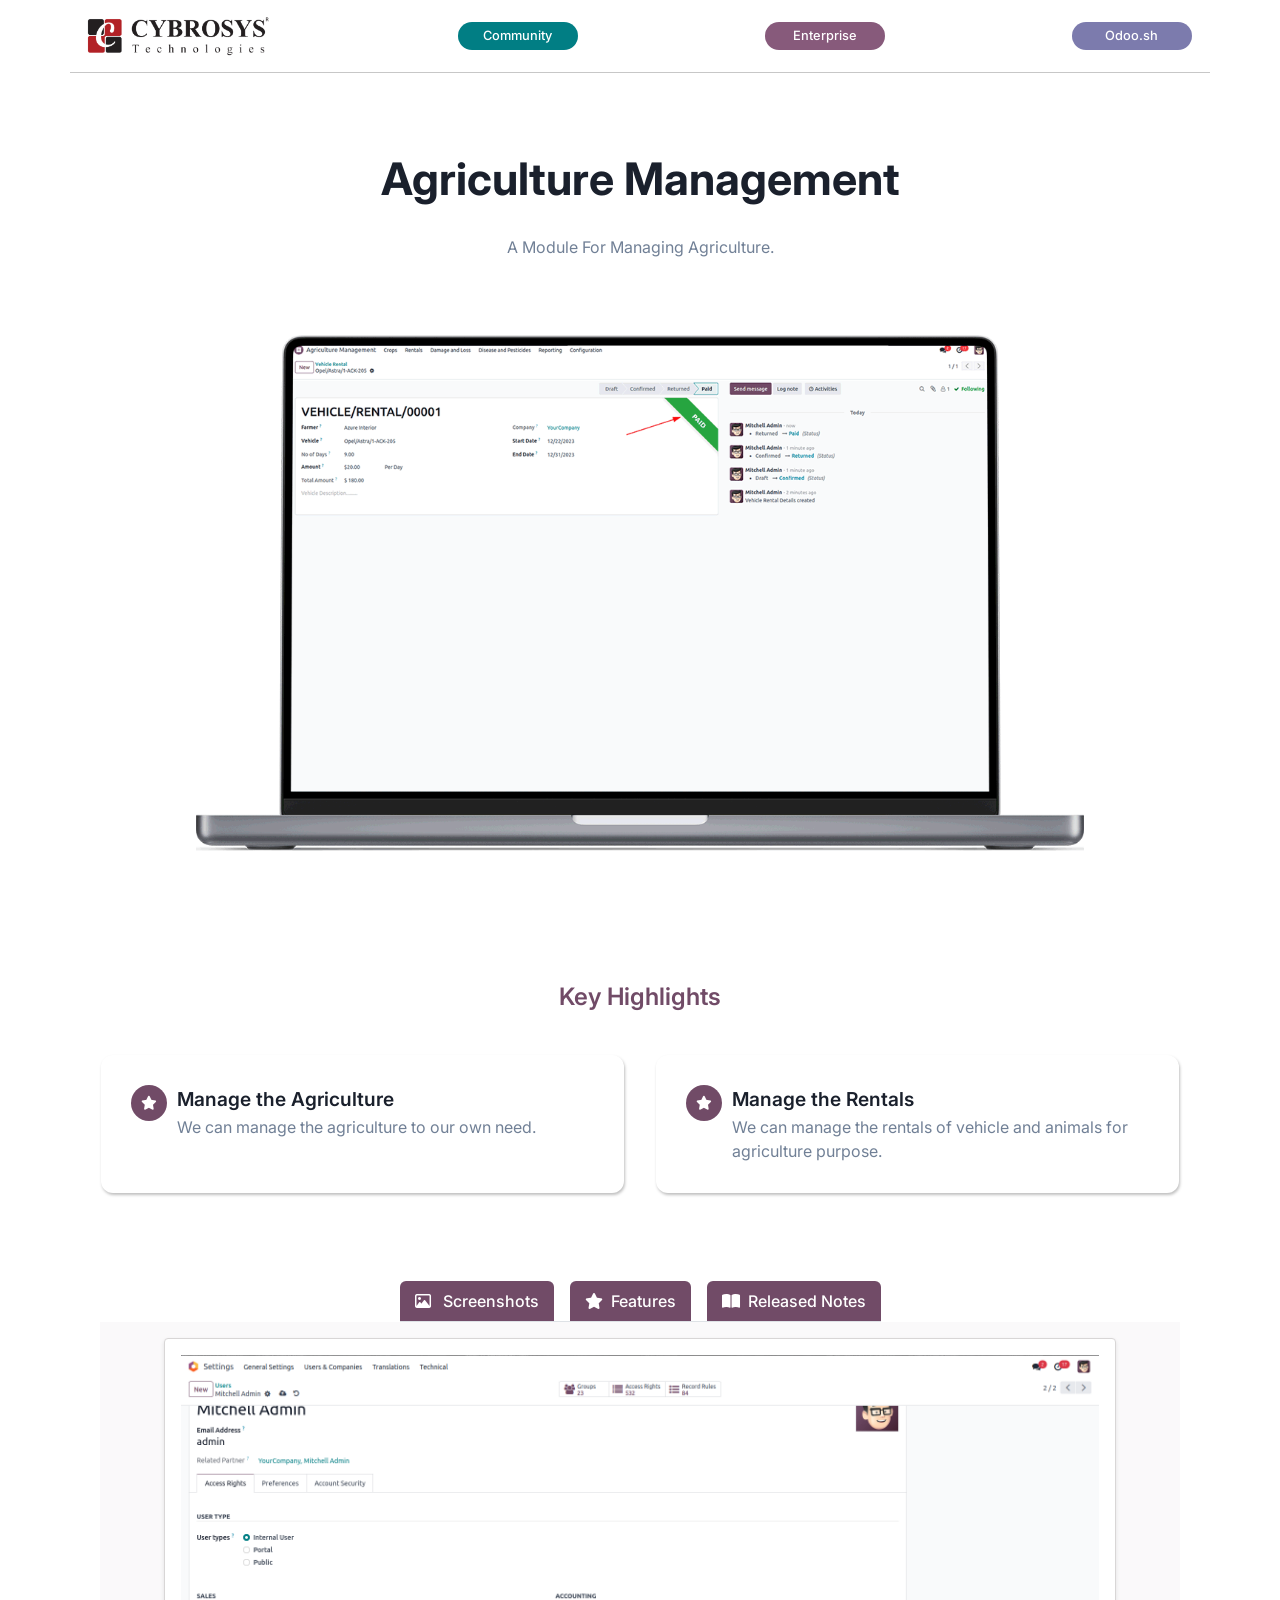
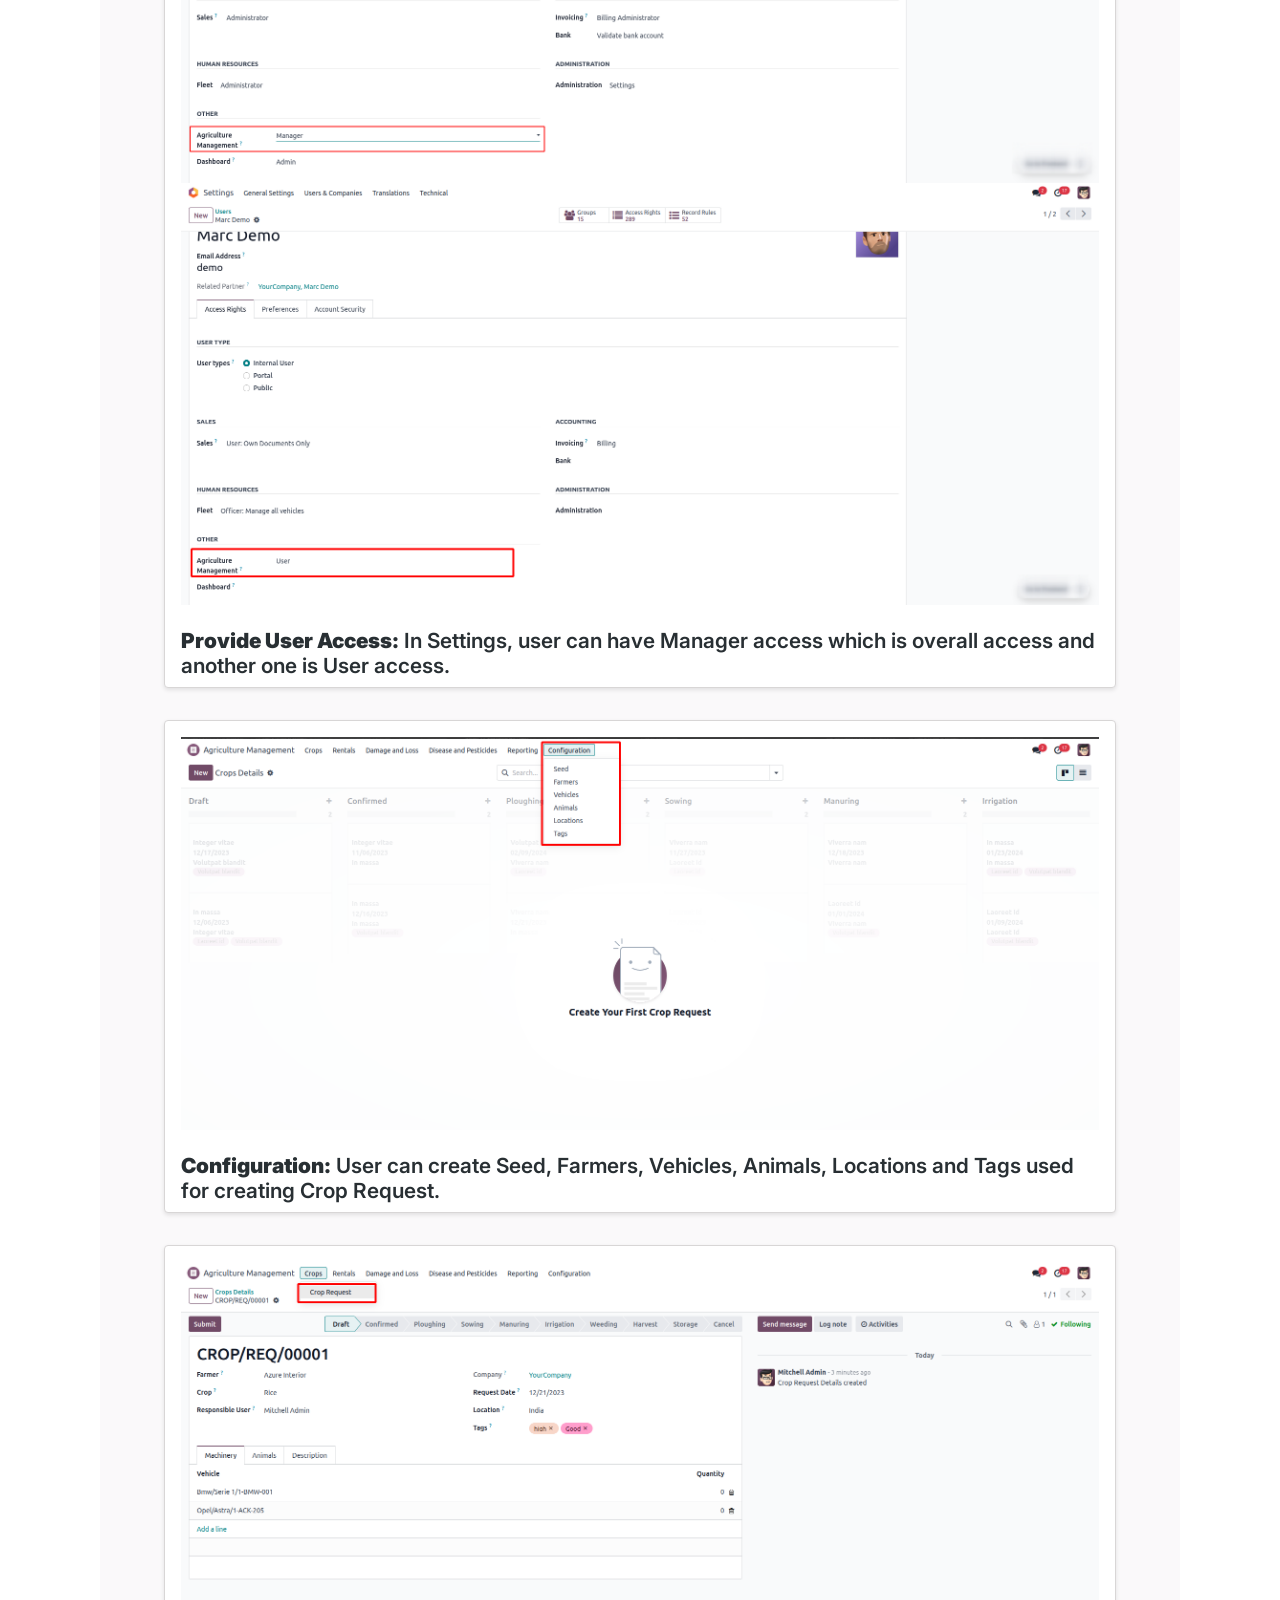
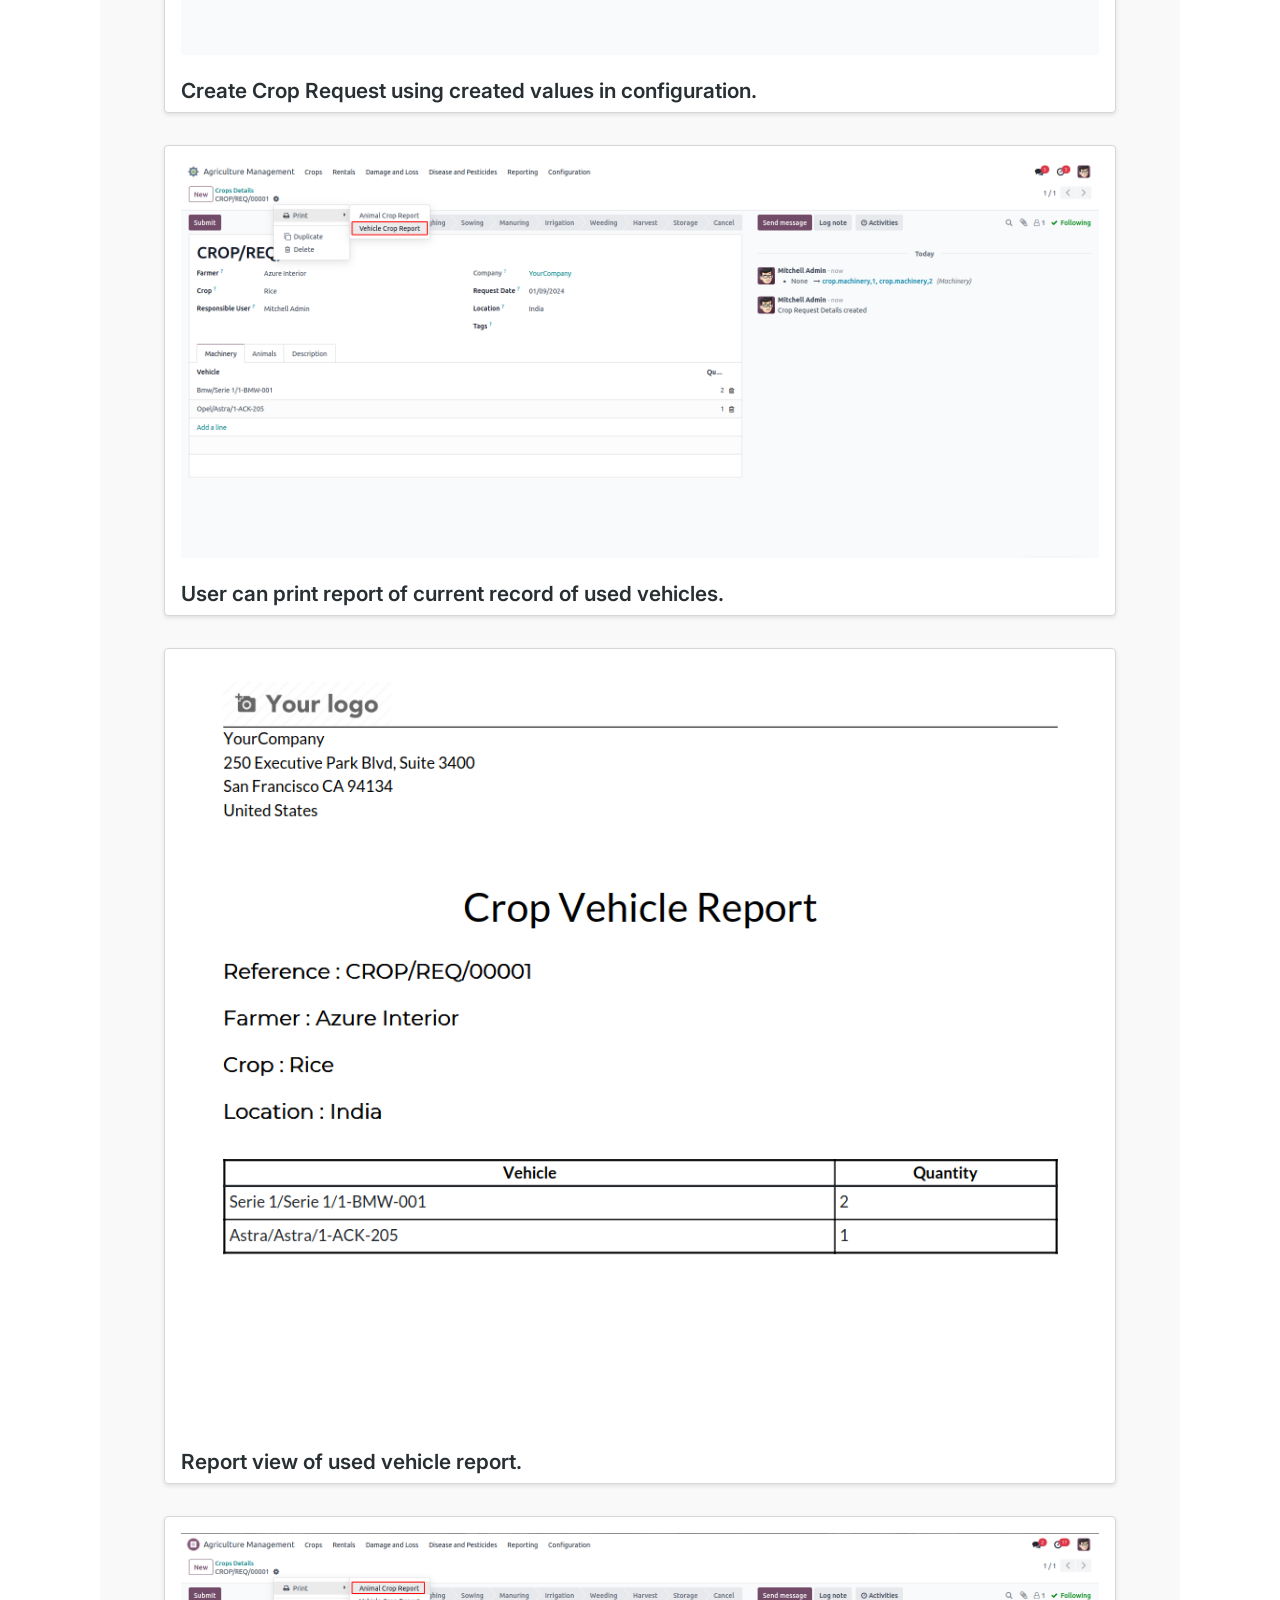
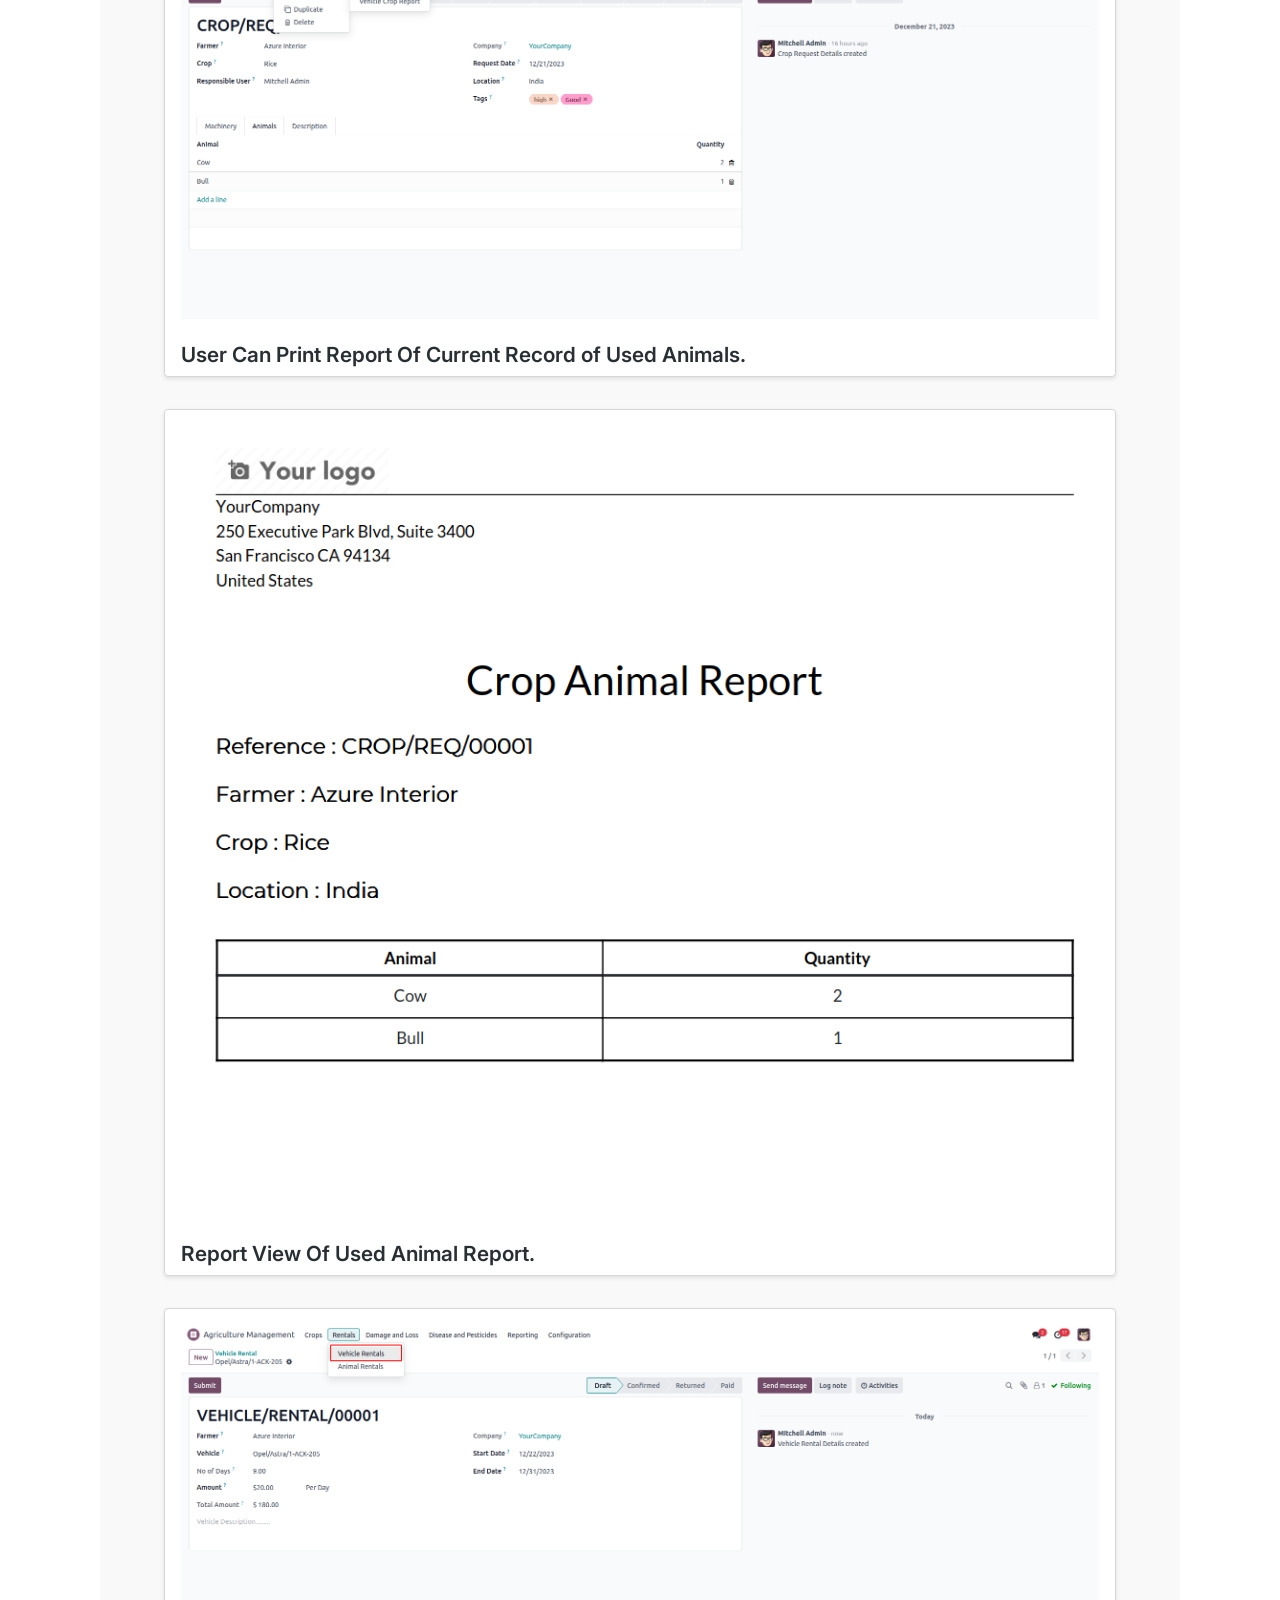
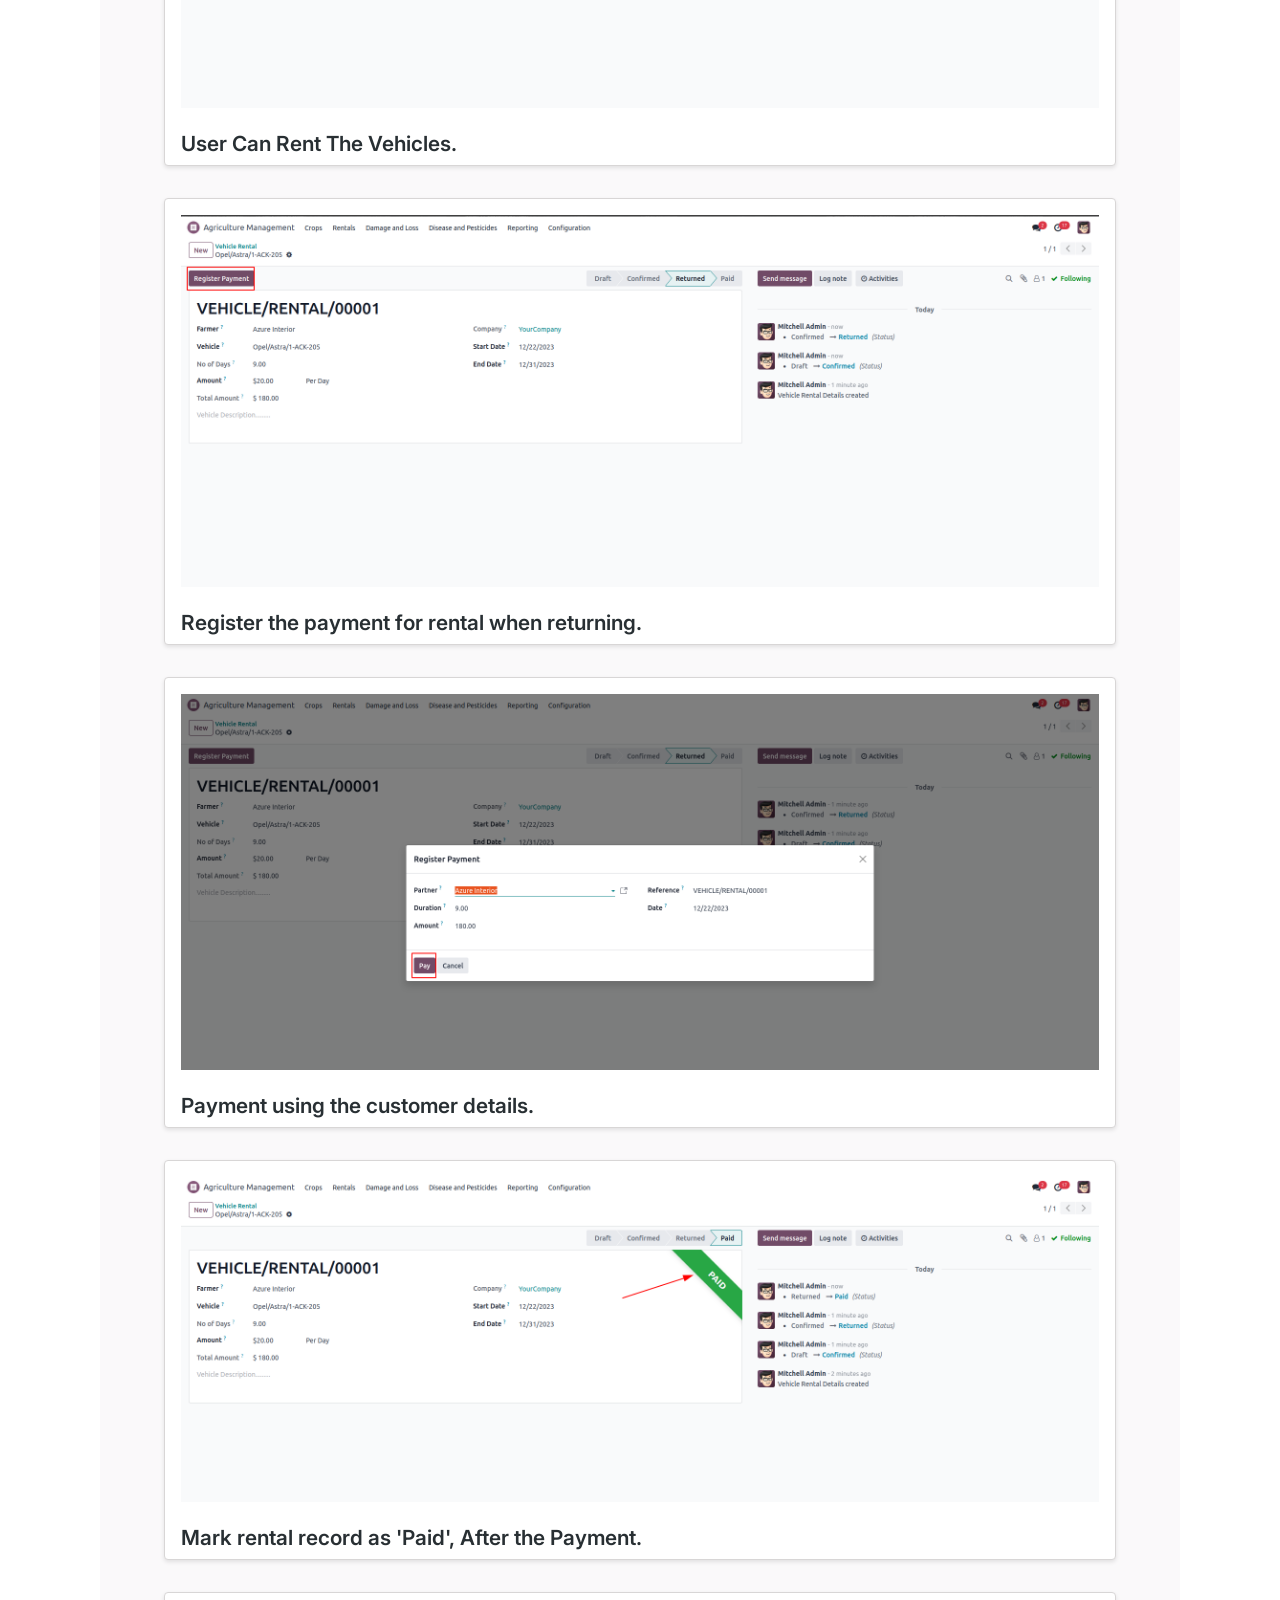
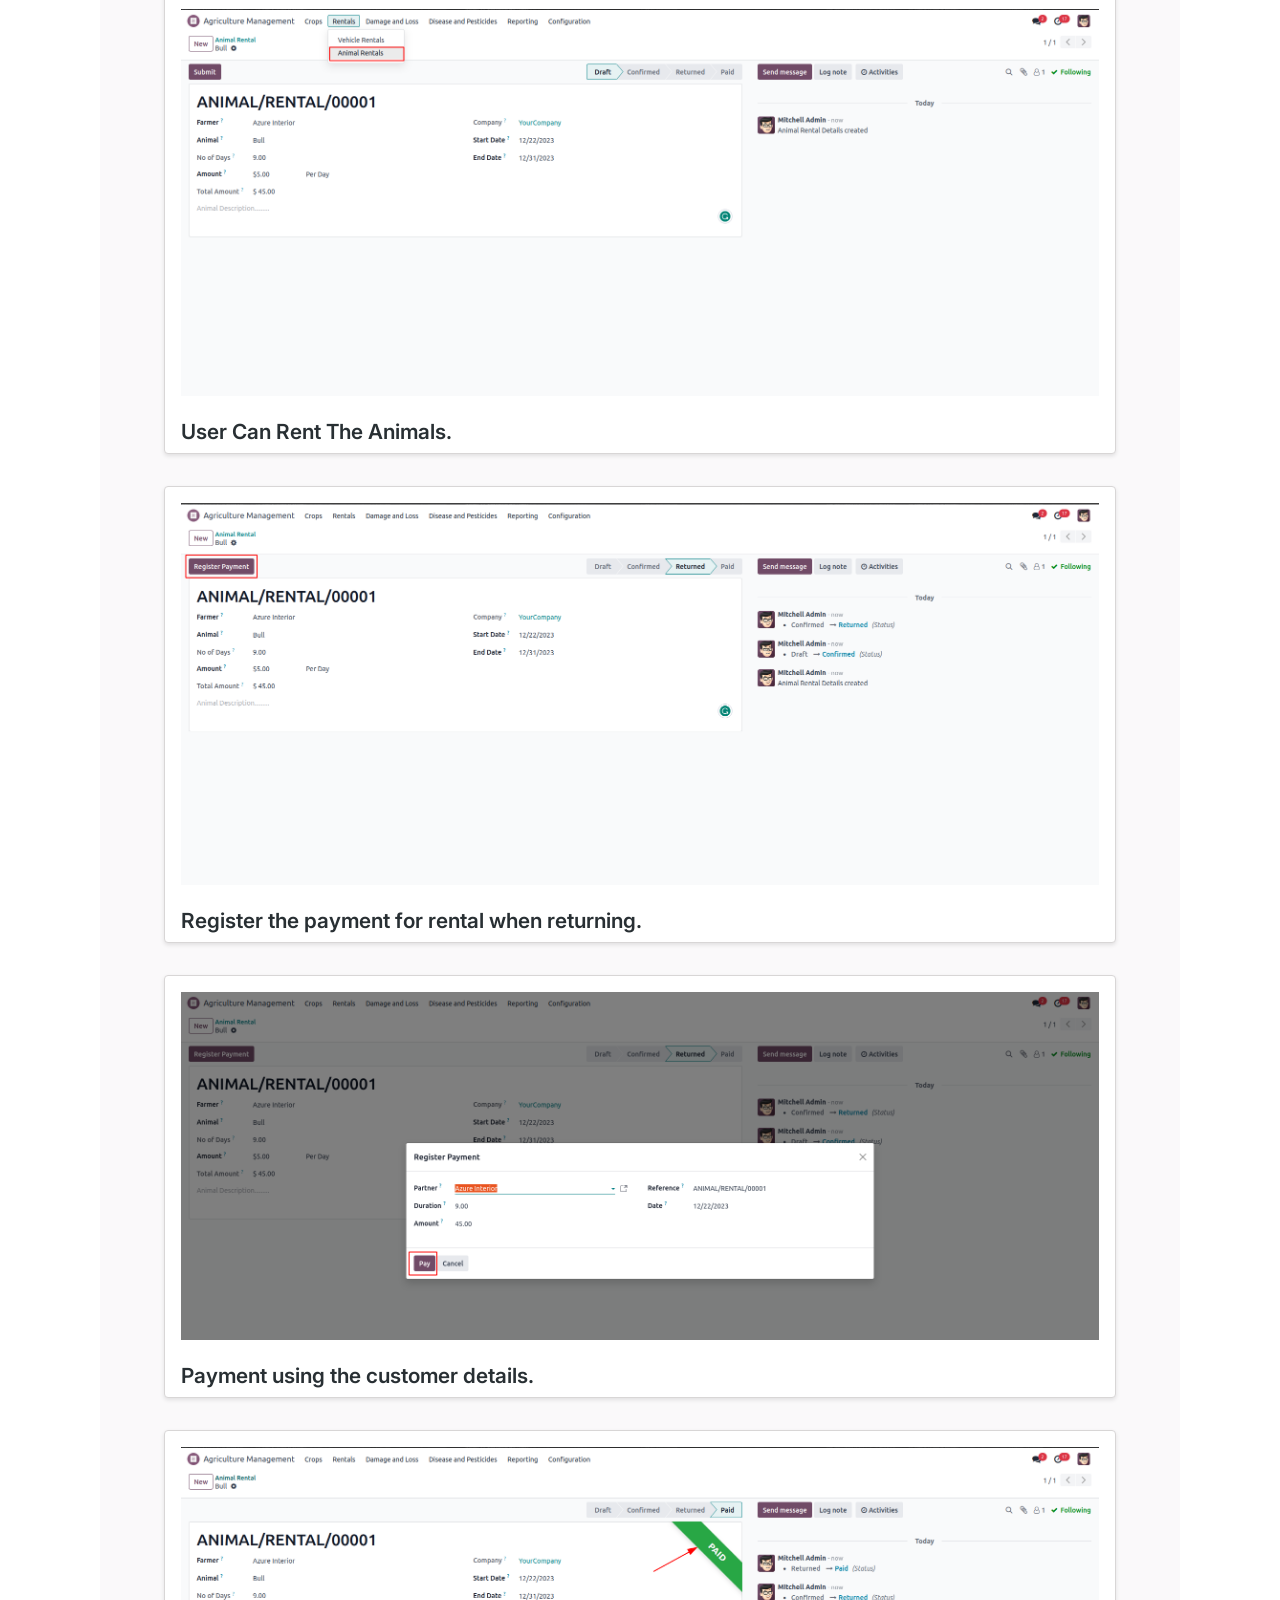
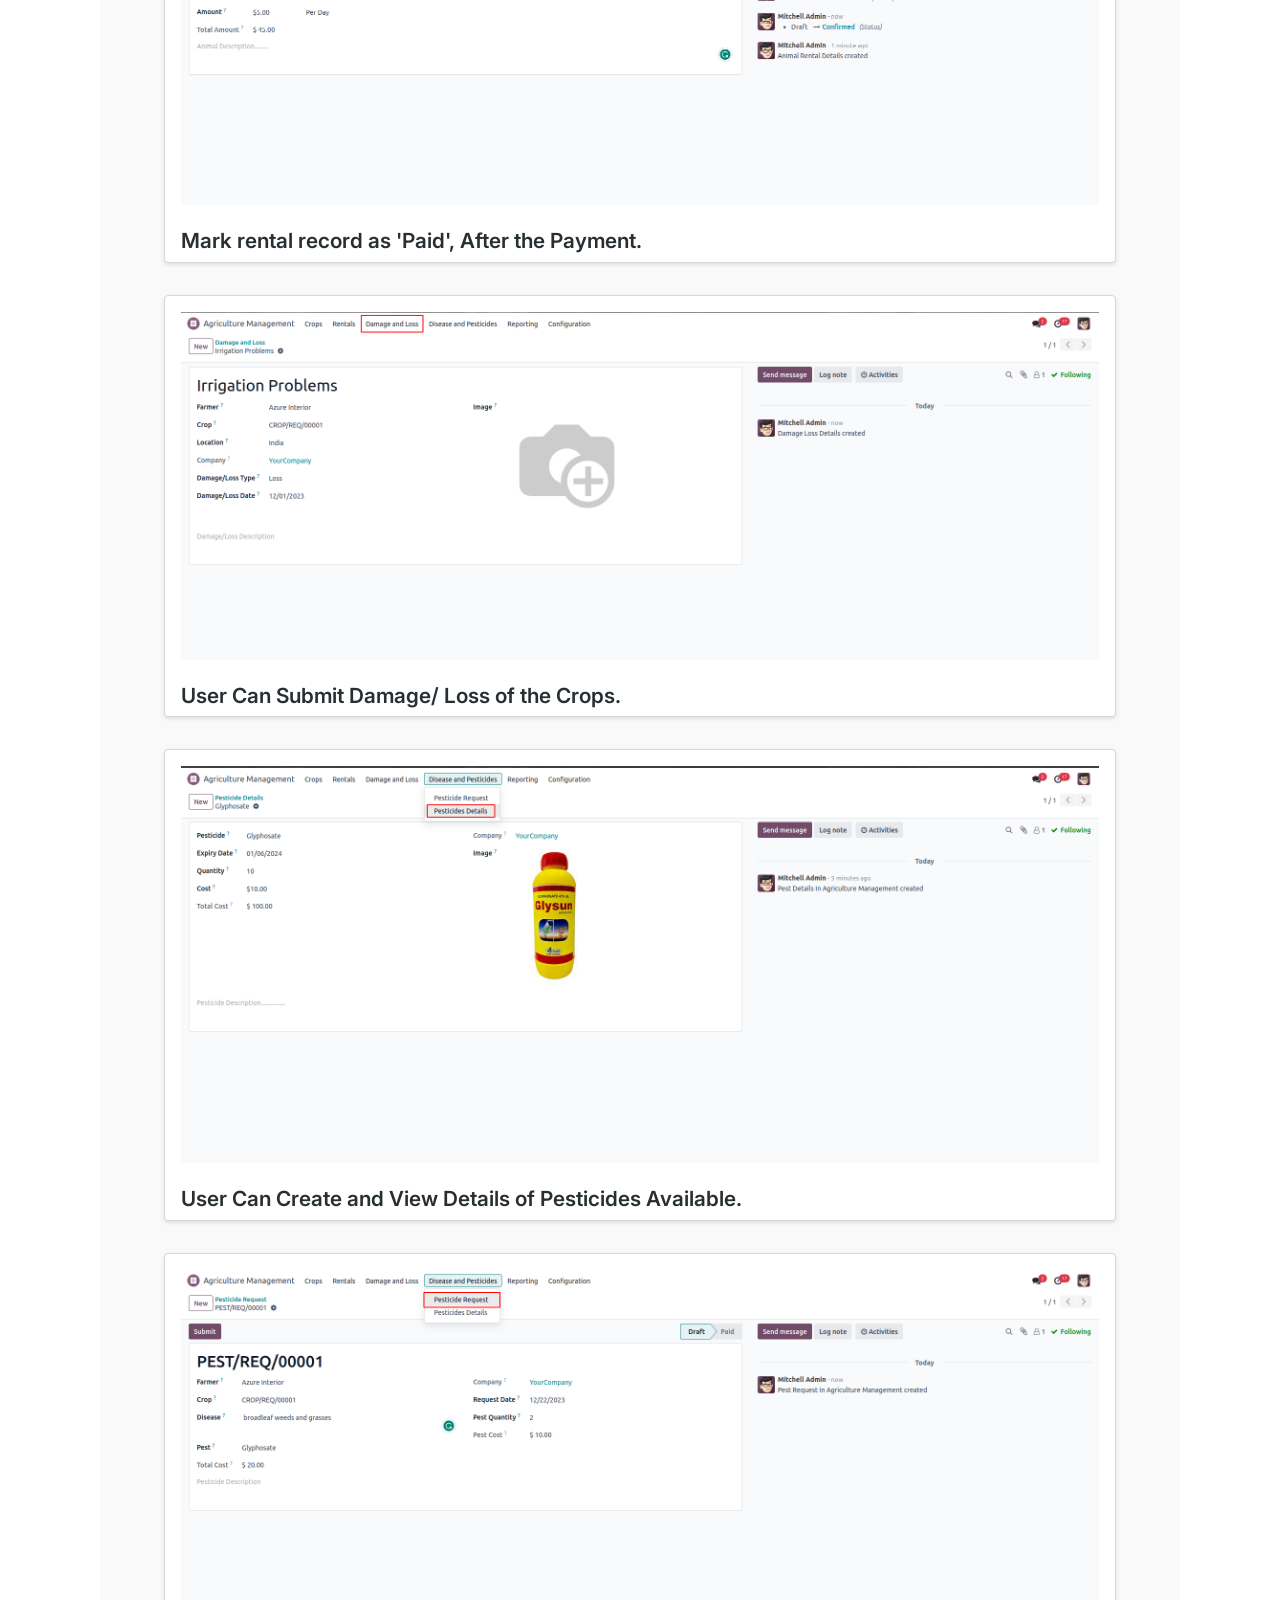
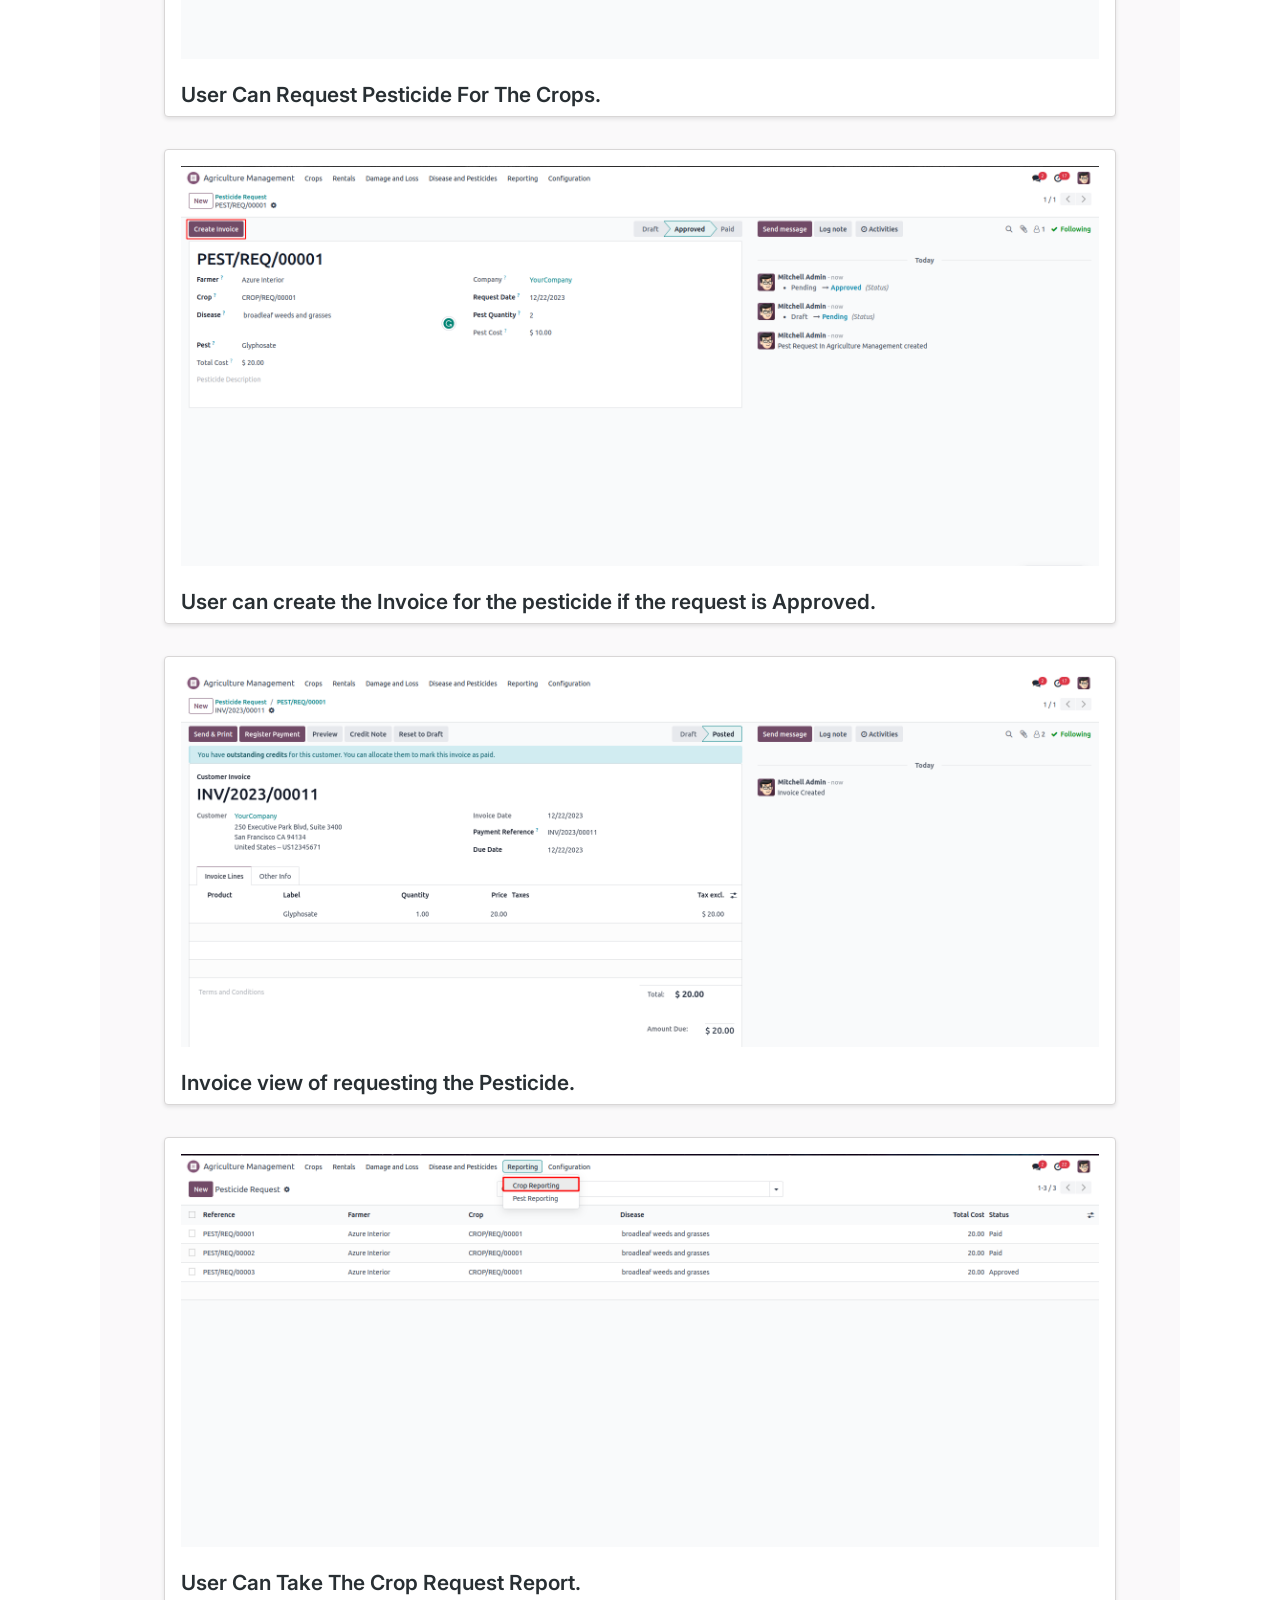
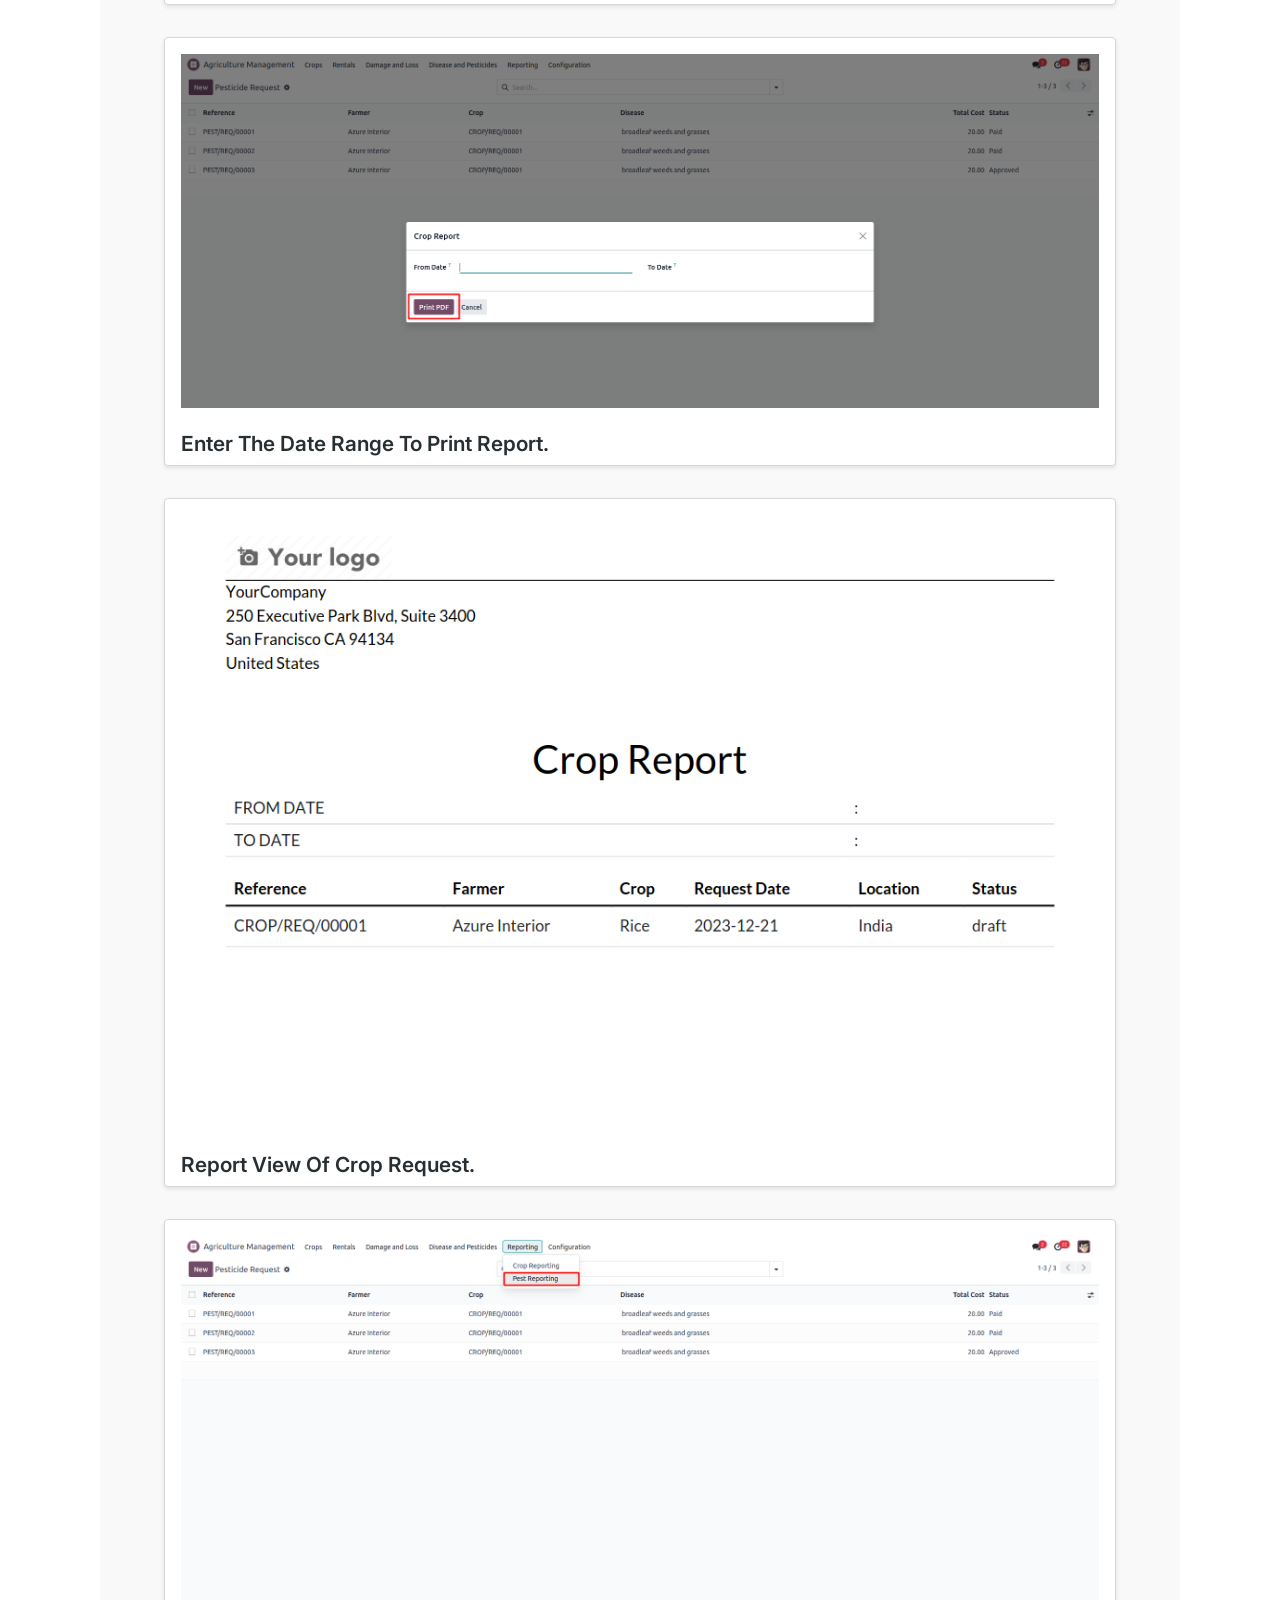
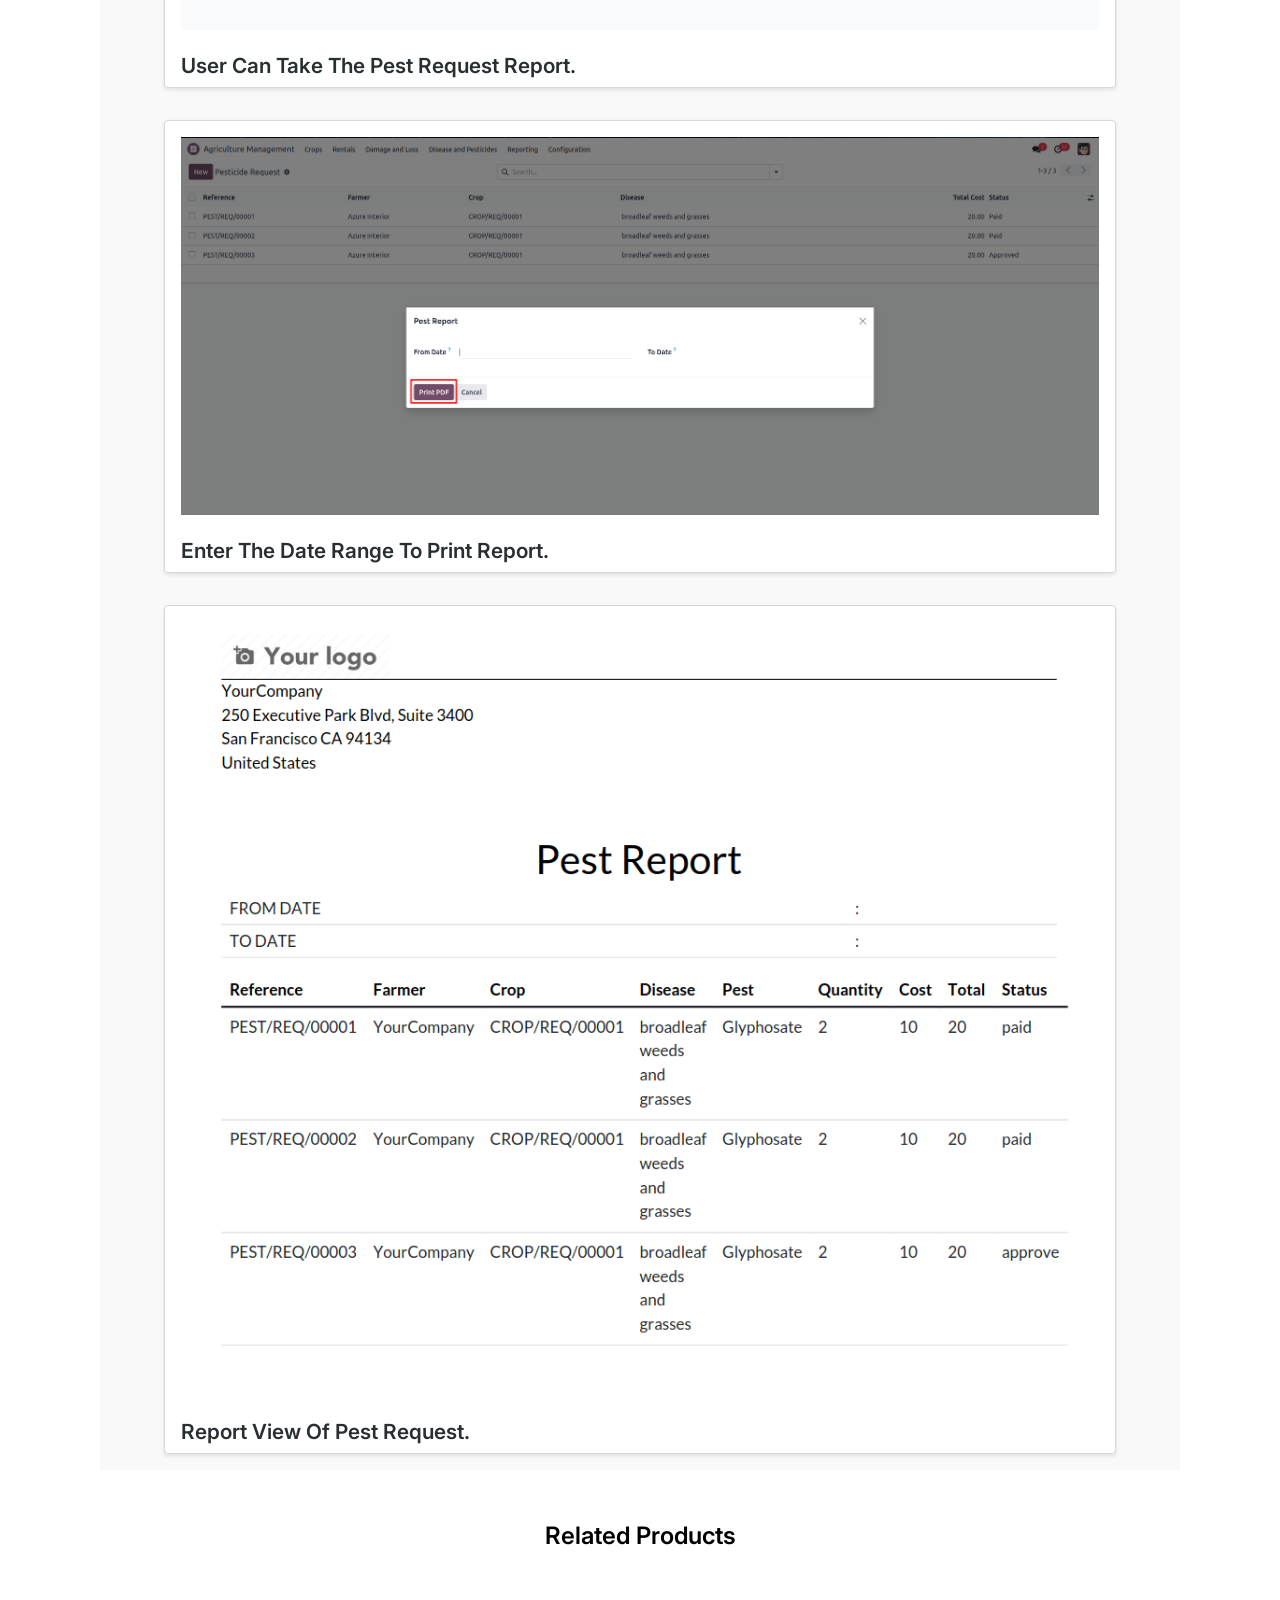
<file: agriculture_management_odoo/static/description/index.html>
<!DOCTYPE html>
<html lang="en">

<head>
    <meta charset="UTF-8">
    <meta name="viewport" content="width=device-width, initial-scale=1.0">
    <title>Odoo App 3 Index</title>
    <!-- Bootstrap CSS -->
    <link rel="stylesheet"
          href="https://cdn.jsdelivr.net/npm/bootstrap@4.0.0/dist/css/bootstrap.min.css"
          integrity="sha384-Gn5384xqQ1aoWXA+058RXPxPg6fy4IWvTNh0E263XmFcJlSAwiGgFAW/dAiS6JXm"
          crossorigin="anonymous">
    <link rel="stylesheet"
          href="https://cdnjs.cloudflare.com/ajax/libs/font-awesome/6.2.1/css/all.min.css">
    <link rel="preconnect" href="https://fonts.googleapis.com">
    <link rel="preconnect" href="https://fonts.gstatic.com" crossorigin>
    <link href="https://fonts.googleapis.com/css2?family=Inter:wght@400;500;600;700;800&display=swap"
          rel="stylesheet">
</head>
<body>
<section>
    <div class="container"
         style="font-family: 'Inter', sans-serif !important;background-color: #fff !important;">
        <div class="row">
            <div class="col-sm-12 col-md-12 col-lg-12 d-flex justify-content-between flex-wrap align-items-sm-center"
                 style="border-bottom:1px solid rgba(0, 0, 0, 0.22)">
                <div class="my-3">
                    <img src="assets/misc/Cybrosys R.png"
                         style="width:auto !important; height:40px !important">
                </div>
                <div class="my-3 d-flex align-items-center">
                    <div class="text-center"
                         style="background-color:#017E84 !important;font-size: 0.8rem !important; color:#fff !important; font-weight:500 !important; padding:4px !important; margin:0 3px !important; border-radius:50px !important; min-width: 120px !important;">
                        Community
                    </div>
                </div>
                <div class="text-center"
                     style="background-color:#875A7B !important; color:#fff !important;font-size: 0.8rem !important; font-weight:500 !important; padding:4px !important; margin:0 3px !important; border-radius:50px !important;min-width: 120px !important;">
                    Enterprise
                </div>
                <div class="text-center"
                     style="background-color:#7C7BAD !important; color:#fff !important;font-size: 0.8rem !important; font-weight:500 !important; padding:4px !important; margin:0 3px !important; border-radius:50px !important; min-width: 120px !important;">
                    Odoo.sh
                </div>
            </div>
        </div>
        <div class="row">
            <div class="col-sm-12 col-md-12 col-lg-12 text-center d-flex align-items-center flex-column"
                 style="margin: 80px 0px !important;">
                <h1 style="font-size: 2.8rem;font-weight: 700; color:
                    #1A202C;">
                    Agriculture Management</h1>
                <p class="my-3 mb-4"
                   style="max-width: 80%; font-weight: 400 !important; line-height: 32px; color: #718096;">
                    A Module For Managing Agriculture.
                </p>
                <div style="width: 80%; margin-top: 3rem;">
                    <img src="assets/screenshots/hero.gif"
                         class="img-responsive" width="100%" height="auto">
                </div>
            </div>
        </div>
        <div class="container mt-5 mb-5">
            <div class="col-lg-12 d-flex flex-column justify-content-center align-items-center mt-4">
                <p class="m-0"
                   style="font-weight: 600; font-size: 24px; color:#714b67 !important">
                    Key Highlights
                </p>
            </div>
            <div class="row py-4">
                <div class="col-md-6 col-sm-12 p-3">
                    <div class="d-flex   h-100" style="padding: 30px;border-radius: 12px;
                                    background: #FFF;
                                    box-shadow: 1px 2px 3px 0px rgba(0, 0, 0, 0.25); ">
                        <div style="width: 36px; height: 36px; border-radius: 50%; background: #714B67;
                                    display: flex; justify-content: center; align-items: center;
                                    margin-right: 10px; flex-shrink: 0;">
                            <i class="fa-solid fa-star  "
                               style="color: #fff;font-size:14px;"></i>
                        </div>
                        <div>
                            <p style="color: #1A202C;font-weight: 600;
                                      font-size: 1.2rem; margin-bottom: 2px;">
                                Manage the Agriculture</p>
                            <p class="m-0" style="color:#718096">We can manage
                                the agriculture to our own need.
                            </p>
                        </div>
                    </div>
                </div>
                <div class="col-md-6 col-sm-12 p-3">
                    <div class="d-flex   h-100" style="padding: 30px;border-radius: 12px;
                                    background: #FFF;
                                    box-shadow: 1px 2px 3px 0px rgba(0, 0, 0, 0.25); ">
                        <div style="width: 36px; height: 36px; border-radius: 50%; background: #714B67;
                                    display: flex; justify-content: center; align-items: center;
                                    margin-right: 10px; flex-shrink: 0;">
                            <i class="fa-solid fa-star  "
                               style="color: #fff;font-size:14px;"></i>
                        </div>
                        <div>
                            <p style="color: #1A202C;font-weight: 600;
                                      font-size: 1.2rem; margin-bottom: 2px;">
                                Manage the Rentals</p>
                            <p class="m-0" style="color:#718096">We can manage
                                the rentals of vehicle and animals for
                                agriculture purpose.
                            </p>
                        </div>
                    </div>
                </div>
            </div>
        </div>
        <div class="container rounded">
            <ul class="nav nav-tabs d-flex"
                style="width: fit-content;margin: 0 auto;gap: 1rem;">
                <li class="col text-center py-2 text-nowrap "
                    style="color: #fff; background-color: #714B67;border-radius: 6px 6px 0px 0px;">
                    <a
                            class="active show" data-toggle="tab" href="#tab1"
                            style="color: #fff;font-weight: 500; background-color: #714B67; text-decoration: none;">
                        <i class="fa-regular fa-image  pr-2"
                           style="color: #fff;"></i>
                        Screenshots</a></li>
                <li class="col text-center py-2 text-nowrap "
                    style="color: #fff; background-color: #714B67;border-radius: 6px 6px 0px 0px;">
                    <a
                            data-toggle="tab" href="#tab2"
                            style="color: #fff;font-weight: 500;  text-decoration: none;"><i
                            class="fa-solid fa-star  pr-2"
                            style="color: #fff;"></i>Features</a></li>
                <li class="col text-center py-2 text-nowrap "
                    style="color: #fff; background-color: #714B67;border-radius: 6px 6px 0px 0px;">
                    <a
                            data-toggle="tab" href="#tab3"
                            style="color: #fff;font-weight: 500; text-decoration: none; background-color: #714B67;"><i
                            class="fa-solid fa-book-open  pr-2"
                            style="color: #fff;"></i>Released Notes</a></li>
            </ul>
            <div class="tab-content"
                 style="background-color: rgba(121, 113, 119, 0.04);">
                <div id="tab1" class="tab-pane fade in active show">
                    <div class="col-lg-12 py-2"
                         style="padding: 1rem 4rem !important;">
                        <div
                                style="border: 1px solid #d8d6d6; border-radius: 4px; background: #fff; box-shadow: 0 2px 4px rgba(0, 0, 0, 0.1);">
                            <div class="row justify-content-center p-3 w-100 m-0">
                                <img src="assets/screenshots/1.png"
                                     class="img-responsive" width="100%"
                                     height="auto">
                                <img src="assets/screenshots/2.png"
                                     class="img-responsive" width="100%"
                                     height="auto">
                            </div>
                            <div class="px-3">
                                <h4 class="mt-2"
                                    style=" font-weight:600 !important; color:#282F33 !important; font-size:1.3rem !important">
                                    <strong>Provide User Access:</strong> In
                                    Settings, user can have Manager access which
                                    is overall access and another one is User
                                    access.</h4>
                            </div>
                        </div>
                    </div>
                    <div class="col-lg-12 py-2"
                         style="padding: 1rem 4rem !important;">
                        <div
                                style="border: 1px solid #d8d6d6; border-radius: 4px;  background: #fff; box-shadow: 0 2px 4px rgba(0, 0, 0, 0.1);">
                            <div class="row justify-content-center p-3 w-100 m-0">
                                <img src="assets/screenshots/3.png"
                                     class="img-responsive" width="100%"
                                     height="auto">
                            </div>
                            <div class="px-3">
                                <h4 class="mt-2"
                                    style=" font-weight:600 !important; color:#282F33 !important; font-size:1.3rem !important">
                                    <strong>Configuration:</strong>
                                    User can create Seed, Farmers, Vehicles,
                                    Animals, Locations and Tags used for
                                    creating Crop Request.</h4>
                            </div>
                        </div>
                    </div>
                    <div class="col-lg-12 py-2"
                         style="padding: 1rem 4rem !important;">
                        <div
                                style="border: 1px solid #d8d6d6; border-radius: 4px;  background: #fff; box-shadow: 0 2px 4px rgba(0, 0, 0, 0.1);">
                            <div class="row justify-content-center p-3 w-100 m-0">
                                <img src="assets/screenshots/4.png"
                                     class="img-responsive" width="100%"
                                     height="auto">
                            </div>
                            <div class="px-3">
                                <h4 class="mt-2"
                                    style=" font-weight:600 !important; color:#282F33 !important; font-size:1.3rem !important">
                                    Create Crop Request using created values in
                                    configuration.</h4>
                            </div>
                        </div>
                    </div>
                    <div class="col-lg-12 py-2"
                         style="padding: 1rem 4rem !important;">
                        <div
                                style="border: 1px solid #d8d6d6; border-radius: 4px;  background: #fff; box-shadow: 0 2px 4px rgba(0, 0, 0, 0.1);">
                            <div class="row justify-content-center p-3 w-100 m-0">
                                <img src="assets/screenshots/5.png"
                                     class="img-responsive" width="100%"
                                     height="auto">
                            </div>
                            <div class="px-3">
                                <h4 class="mt-2"
                                    style=" font-weight:600 !important; color:#282F33 !important; font-size:1.3rem !important">
                                    User can print report of current record of
                                    used vehicles.</h4>
                            </div>
                        </div>
                    </div>
                    <div class="col-lg-12 py-2"
                         style="padding: 1rem 4rem !important;">
                        <div
                                style="border: 1px solid #d8d6d6; border-radius: 4px;  background: #fff; box-shadow: 0 2px 4px rgba(0, 0, 0, 0.1);">
                            <div class="row justify-content-center p-3 w-100 m-0">
                                <img src="assets/screenshots/6.png"
                                     class="img-responsive" width="100%"
                                     height="auto">
                            </div>
                            <div class="px-3">
                                <h4 class="mt-2"
                                    style=" font-weight:600 !important; color:#282F33 !important; font-size:1.3rem !important">
                                    Report view of used vehicle report. </h4>
                            </div>
                        </div>
                    </div>
                    <div class="col-lg-12 py-2"
                         style="padding: 1rem 4rem !important;">
                        <div
                                style="border: 1px solid #d8d6d6; border-radius: 4px;  background: #fff; box-shadow: 0 2px 4px rgba(0, 0, 0, 0.1);">
                            <div class="row justify-content-center p-3 w-100 m-0">
                                <img src="assets/screenshots/7.png"
                                     class="img-responsive" width="100%"
                                     height="auto">
                            </div>
                            <div class="px-3">
                                <h4 class="mt-2"
                                    style=" font-weight:600 !important; color:#282F33 !important; font-size:1.3rem !important">
                                    User Can Print Report Of Current Record of
                                    Used Animals. </h4>
                            </div>
                        </div>
                    </div>
                    <div class="col-lg-12 py-2"
                         style="padding: 1rem 4rem !important;">
                        <div
                                style="border: 1px solid #d8d6d6; border-radius: 4px;  background: #fff; box-shadow: 0 2px 4px rgba(0, 0, 0, 0.1);">
                            <div class="row justify-content-center p-3 w-100 m-0">
                                <img src="assets/screenshots/8.png"
                                     class="img-responsive" width="100%"
                                     height="auto">
                            </div>
                            <div class="px-3">
                                <h4 class="mt-2"
                                    style=" font-weight:600 !important; color:#282F33 !important; font-size:1.3rem !important">
                                    Report View Of Used Animal Report. </h4>
                            </div>
                        </div>
                    </div>
                    <div class="col-lg-12 py-2"
                         style="padding: 1rem 4rem !important;">
                        <div
                                style="border: 1px solid #d8d6d6; border-radius: 4px;  background: #fff; box-shadow: 0 2px 4px rgba(0, 0, 0, 0.1);">
                            <div class="row justify-content-center p-3 w-100 m-0">
                                <img src="assets/screenshots/9.png"
                                     class="img-responsive" width="100%"
                                     height="auto">
                            </div>
                            <div class="px-3">
                                <h4 class="mt-2"
                                    style=" font-weight:600 !important; color:#282F33 !important; font-size:1.3rem !important">
                                    User Can Rent The Vehicles. </h4>
                            </div>
                        </div>
                    </div>
                    <div class="col-lg-12 py-2"
                         style="padding: 1rem 4rem !important;">
                        <div
                                style="border: 1px solid #d8d6d6; border-radius: 4px;  background: #fff; box-shadow: 0 2px 4px rgba(0, 0, 0, 0.1);">
                            <div class="row justify-content-center p-3 w-100 m-0">
                                <img src="assets/screenshots/10.png"
                                     class="img-responsive" width="100%"
                                     height="auto">
                            </div>
                            <div class="px-3">
                                <h4 class="mt-2"
                                    style=" font-weight:600 !important; color:#282F33 !important; font-size:1.3rem !important">
                                    Register the payment for rental when
                                    returning.</h4>
                            </div>
                        </div>
                    </div>
                    <div class="col-lg-12 py-2"
                         style="padding: 1rem 4rem !important;">
                        <div
                                style="border: 1px solid #d8d6d6; border-radius: 4px;  background: #fff; box-shadow: 0 2px 4px rgba(0, 0, 0, 0.1);">
                            <div class="row justify-content-center p-3 w-100 m-0">
                                <img src="assets/screenshots/11.png"
                                     class="img-responsive" width="100%"
                                     height="auto">
                            </div>
                            <div class="px-3">
                                <h4 class="mt-2"
                                    style=" font-weight:600 !important; color:#282F33 !important; font-size:1.3rem !important">
                                    Payment using the customer details.</h4>
                            </div>
                        </div>
                    </div>
                    <div class="col-lg-12 py-2"
                         style="padding: 1rem 4rem !important;">
                        <div
                                style="border: 1px solid #d8d6d6; border-radius: 4px;  background: #fff; box-shadow: 0 2px 4px rgba(0, 0, 0, 0.1);">
                            <div class="row justify-content-center p-3 w-100 m-0">
                                <img src="assets/screenshots/12.png"
                                     class="img-responsive" width="100%"
                                     height="auto">
                            </div>
                            <div class="px-3">
                                <h4 class="mt-2"
                                    style=" font-weight:600 !important; color:#282F33 !important; font-size:1.3rem !important">
                                    Mark rental record as 'Paid', After the
                                    Payment.</h4>
                            </div>
                        </div>
                    </div>
                    <div class="col-lg-12 py-2"
                         style="padding: 1rem 4rem !important;">
                        <div
                                style="border: 1px solid #d8d6d6; border-radius: 4px;  background: #fff; box-shadow: 0 2px 4px rgba(0, 0, 0, 0.1);">
                            <div class="row justify-content-center p-3 w-100 m-0">
                                <img src="assets/screenshots/13.png"
                                     class="img-responsive" width="100%"
                                     height="auto">
                            </div>
                            <div class="px-3">
                                <h4 class="mt-2"
                                    style=" font-weight:600 !important; color:#282F33 !important; font-size:1.3rem !important">
                                    User Can Rent The Animals. </h4>
                            </div>
                        </div>
                    </div>
                    <div class="col-lg-12 py-2"
                         style="padding: 1rem 4rem !important;">
                        <div
                                style="border: 1px solid #d8d6d6; border-radius: 4px;  background: #fff; box-shadow: 0 2px 4px rgba(0, 0, 0, 0.1);">
                            <div class="row justify-content-center p-3 w-100 m-0">
                                <img src="assets/screenshots/14.png"
                                     class="img-responsive" width="100%"
                                     height="auto">
                            </div>
                            <div class="px-3">
                                <h4 class="mt-2"
                                    style=" font-weight:600 !important; color:#282F33 !important; font-size:1.3rem !important">
                                    Register the payment for rental when
                                    returning.</h4>
                            </div>
                        </div>
                    </div>
                    <div class="col-lg-12 py-2"
                         style="padding: 1rem 4rem !important;">
                        <div
                                style="border: 1px solid #d8d6d6; border-radius: 4px;  background: #fff; box-shadow: 0 2px 4px rgba(0, 0, 0, 0.1);">
                            <div class="row justify-content-center p-3 w-100 m-0">
                                <img src="assets/screenshots/15.png"
                                     class="img-responsive" width="100%"
                                     height="auto">
                            </div>
                            <div class="px-3">
                                <h4 class="mt-2"
                                    style=" font-weight:600 !important; color:#282F33 !important; font-size:1.3rem !important">
                                    Payment using the customer details.</h4>
                            </div>
                        </div>
                    </div>
                    <div class="col-lg-12 py-2"
                         style="padding: 1rem 4rem !important;">
                        <div
                                style="border: 1px solid #d8d6d6; border-radius: 4px;  background: #fff; box-shadow: 0 2px 4px rgba(0, 0, 0, 0.1);">
                            <div class="row justify-content-center p-3 w-100 m-0">
                                <img src="assets/screenshots/16.png"
                                     class="img-responsive" width="100%"
                                     height="auto">
                            </div>
                            <div class="px-3">
                                <h4 class="mt-2"
                                    style=" font-weight:600 !important; color:#282F33 !important; font-size:1.3rem !important">
                                    Mark rental record as 'Paid', After the
                                    Payment.</h4>
                            </div>
                        </div>
                    </div>
                    <div class="col-lg-12 py-2"
                         style="padding: 1rem 4rem !important;">
                        <div
                                style="border: 1px solid #d8d6d6; border-radius: 4px;  background: #fff; box-shadow: 0 2px 4px rgba(0, 0, 0, 0.1);">
                            <div class="row justify-content-center p-3 w-100 m-0">
                                <img src="assets/screenshots/17.png"
                                     class="img-responsive" width="100%"
                                     height="auto">
                            </div>
                            <div class="px-3">
                                <h4 class="mt-2"
                                    style=" font-weight:600 !important; color:#282F33 !important; font-size:1.3rem !important">
                                    User Can Submit Damage/ Loss of the
                                    Crops. </h4>
                            </div>
                        </div>
                    </div>
                    <div class="col-lg-12 py-2"
                         style="padding: 1rem 4rem !important;">
                        <div
                                style="border: 1px solid #d8d6d6; border-radius: 4px;  background: #fff; box-shadow: 0 2px 4px rgba(0, 0, 0, 0.1);">
                            <div class="row justify-content-center p-3 w-100 m-0">
                                <img src="assets/screenshots/18.png"
                                     class="img-responsive" width="100%"
                                     height="auto">
                            </div>
                            <div class="px-3">
                                <h4 class="mt-2"
                                    style=" font-weight:600 !important; color:#282F33 !important; font-size:1.3rem !important">
                                    User Can Create and View Details of
                                    Pesticides Available. </h4>
                            </div>
                        </div>
                    </div>
                    <div class="col-lg-12 py-2"
                         style="padding: 1rem 4rem !important;">
                        <div
                                style="border: 1px solid #d8d6d6; border-radius: 4px;  background: #fff; box-shadow: 0 2px 4px rgba(0, 0, 0, 0.1);">
                            <div class="row justify-content-center p-3 w-100 m-0">
                                <img src="assets/screenshots/19.png"
                                     class="img-responsive" width="100%"
                                     height="auto">
                            </div>
                            <div class="px-3">
                                <h4 class="mt-2"
                                    style=" font-weight:600 !important; color:#282F33 !important; font-size:1.3rem !important">
                                    User Can Request Pesticide For The
                                    Crops. </h4>
                            </div>
                        </div>
                    </div>
                    <div class="col-lg-12 py-2"
                         style="padding: 1rem 4rem !important;">
                        <div
                                style="border: 1px solid #d8d6d6; border-radius: 4px;  background: #fff; box-shadow: 0 2px 4px rgba(0, 0, 0, 0.1);">
                            <div class="row justify-content-center p-3 w-100 m-0">
                                <img src="assets/screenshots/20.png"
                                     class="img-responsive" width="100%"
                                     height="auto">
                            </div>
                            <div class="px-3">
                                <h4 class="mt-2"
                                    style=" font-weight:600 !important; color:#282F33 !important; font-size:1.3rem !important">
                                    User can create the Invoice for the
                                    pesticide if the request is Approved.</h4>
                            </div>
                        </div>
                    </div>
                    <div class="col-lg-12 py-2"
                         style="padding: 1rem 4rem !important;">
                        <div
                                style="border: 1px solid #d8d6d6; border-radius: 4px;  background: #fff; box-shadow: 0 2px 4px rgba(0, 0, 0, 0.1);">
                            <div class="row justify-content-center p-3 w-100 m-0">
                                <img src="assets/screenshots/21.png"
                                     class="img-responsive" width="100%"
                                     height="auto">
                            </div>
                            <div class="px-3">
                                <h4 class="mt-2"
                                    style=" font-weight:600 !important; color:#282F33 !important; font-size:1.3rem !important">
                                    Invoice view of requesting the
                                    Pesticide.</h4>
                            </div>
                        </div>
                    </div>
                    <div class="col-lg-12 py-2"
                         style="padding: 1rem 4rem !important;">
                        <div
                                style="border: 1px solid #d8d6d6; border-radius: 4px;  background: #fff; box-shadow: 0 2px 4px rgba(0, 0, 0, 0.1);">
                            <div class="row justify-content-center p-3 w-100 m-0">
                                <img src="assets/screenshots/22.png"
                                     class="img-responsive" width="100%"
                                     height="auto">
                            </div>
                            <div class="px-3">
                                <h4 class="mt-2"
                                    style=" font-weight:600 !important; color:#282F33 !important; font-size:1.3rem !important">
                                    User Can Take The Crop Request Report. </h4>
                            </div>
                        </div>
                    </div>
                    <div class="col-lg-12 py-2"
                         style="padding: 1rem 4rem !important;">
                        <div
                                style="border: 1px solid #d8d6d6; border-radius: 4px;  background: #fff; box-shadow: 0 2px 4px rgba(0, 0, 0, 0.1);">
                            <div class="row justify-content-center p-3 w-100 m-0">
                                <img src="assets/screenshots/23.png"
                                     class="img-responsive" width="100%"
                                     height="auto">
                            </div>
                            <div class="px-3">
                                <h4 class="mt-2"
                                    style=" font-weight:600 !important; color:#282F33 !important; font-size:1.3rem !important">
                                    Enter The Date Range To Print Report.</h4>
                            </div>
                        </div>
                    </div>
                    <div class="col-lg-12 py-2"
                         style="padding: 1rem 4rem !important;">
                        <div
                                style="border: 1px solid #d8d6d6; border-radius: 4px;  background: #fff; box-shadow: 0 2px 4px rgba(0, 0, 0, 0.1);">
                            <div class="row justify-content-center p-3 w-100 m-0">
                                <img src="assets/screenshots/24.png"
                                     class="img-responsive" width="100%"
                                     height="auto">
                            </div>
                            <div class="px-3">
                                <h4 class="mt-2"
                                    style=" font-weight:600 !important; color:#282F33 !important; font-size:1.3rem !important">
                                    Report View Of Crop Request.</h4>
                            </div>
                        </div>
                    </div>
                    <div class="col-lg-12 py-2"
                         style="padding: 1rem 4rem !important;">
                        <div
                                style="border: 1px solid #d8d6d6; border-radius: 4px;  background: #fff; box-shadow: 0 2px 4px rgba(0, 0, 0, 0.1);">
                            <div class="row justify-content-center p-3 w-100 m-0">
                                <img src="assets/screenshots/25.png"
                                     class="img-responsive" width="100%"
                                     height="auto">
                            </div>
                            <div class="px-3">
                                <h4 class="mt-2"
                                    style=" font-weight:600 !important; color:#282F33 !important; font-size:1.3rem !important">
                                    User Can Take The Pest Request Report.</h4>
                            </div>
                        </div>
                    </div>
                    <div class="col-lg-12 py-2"
                         style="padding: 1rem 4rem !important;">
                        <div
                                style="border: 1px solid #d8d6d6; border-radius: 4px;  background: #fff; box-shadow: 0 2px 4px rgba(0, 0, 0, 0.1);">
                            <div class="row justify-content-center p-3 w-100 m-0">
                                <img src="assets/screenshots/26.png"
                                     class="img-responsive" width="100%"
                                     height="auto">
                            </div>
                            <div class="px-3">
                                <h4 class="mt-2"
                                    style=" font-weight:600 !important; color:#282F33 !important; font-size:1.3rem !important">
                                    Enter The Date Range To Print Report.</h4>
                            </div>
                        </div>
                    </div>
                    <div class="col-lg-12 py-2"
                         style="padding: 1rem 4rem !important;">
                        <div
                                style="border: 1px solid #d8d6d6; border-radius: 4px;  background: #fff; box-shadow: 0 2px 4px rgba(0, 0, 0, 0.1);">
                            <div class="row justify-content-center p-3 w-100 m-0">
                                <img src="assets/screenshots/27.png"
                                     class="img-responsive" width="100%"
                                     height="auto">
                            </div>
                            <div class="px-3">
                                <h4 class="mt-2"
                                    style=" font-weight:600 !important; color:#282F33 !important; font-size:1.3rem !important">
                                    Report View Of Pest Request.</h4>
                            </div>
                        </div>
                    </div>
                </div>
                <div id="tab2" class="tab-pane fade">
                    <div class="col-mg-12" style="padding: 1rem 4rem;">
                        <ul style="list-style: none; padding: 1rem 0;font-weight: 500;">
                            <li class="py-3"
                                style="font-weight: 500;background-color: #fff; border-radius: 4px; padding: 1rem; margin-bottom: 1rem; box-shadow: 0 2px 4px rgba(0, 0, 0, 0.1);">
                                    <span style="margin-right: 12px;"><img
                                            src="assets/misc/star (1) 2.svg"
                                            alt=""
                                            width="16px"></span>Available in
                                Odoo 17.0 Community and Enterprise.
                            </li>
                            <li class="py-3"
                                style="font-weight: 500;background-color: #fff; border-radius: 4px; padding: 1rem; margin-bottom: 1rem; box-shadow: 0 2px 4px rgba(0, 0, 0, 0.1);">
                                    <span style="margin-right: 12px;"><img
                                            src="assets/misc/star (1) 2.svg"
                                            alt=""
                                            width="16px"></span>Set the Manager
                                and User in settings.
                            </li>
                            <li class="py-3"
                                style="font-weight: 500;background-color: #fff; border-radius: 4px; padding: 1rem; margin-bottom: 1rem; box-shadow: 0 2px 4px rgba(0, 0, 0, 0.1);">
                                    <span style="margin-right: 12px;"><img
                                            src="assets/misc/star (1) 2.svg"
                                            alt=""
                                            width="16px"></span>Create Crop
                                Requests.
                                <ul style="list-style: none;font-weight: 400; color:#718096">
                                    <li>
                                    </li>
                                </ul>
                            </li>
                            <li class="py-3"
                                style="font-weight: 500;background-color: #fff; border-radius: 4px; padding: 1rem; margin-bottom: 1rem; box-shadow: 0 2px 4px rgba(0, 0, 0, 0.1);">
                                    <span style="margin-right: 12px;"><img
                                            src="assets/misc/star (1) 2.svg"
                                            alt=""
                                            width="16px"></span>Create Rentals
                                for Vehicles and Animals.
                                <ul style="list-style: none;font-weight: 400; color:#718096">
                                    <li>
                                    </li>
                                </ul>
                            </li>
                            <li class="py-3"
                                style="font-weight: 500;background-color: #fff; border-radius: 4px; padding: 1rem; margin-bottom: 1rem; box-shadow: 0 2px 4px rgba(0, 0, 0, 0.1);">
                                    <span style="margin-right: 12px;"><img
                                            src="assets/misc/star (1) 2.svg"
                                            alt=""
                                            width="16px"></span>Create
                                Damage/Loss Report.
                                <ul style="list-style: none;font-weight: 400; color:#718096">
                                    <li>
                                    </li>
                                </ul>
                            </li>
                            <li class="py-3"
                                style="font-weight: 500;background-color: #fff; border-radius: 4px; padding: 1rem; margin-bottom: 1rem; box-shadow: 0 2px 4px rgba(0, 0, 0, 0.1);">
                                    <span style="margin-right: 12px;"><img
                                            src="assets/misc/star (1) 2.svg"
                                            alt=""
                                            width="16px"></span>Create Pesticide
                                Request and Can View the Pesticide Details.
                                <ul style="list-style: none;font-weight: 400; color:#718096">
                                    <li>
                                    </li>
                                </ul>
                            </li>
                            <li class="py-3"
                                style="font-weight: 500;background-color: #fff; border-radius: 4px; padding: 1rem; margin-bottom: 1rem; box-shadow: 0 2px 4px rgba(0, 0, 0, 0.1);">
                                    <span style="margin-right: 12px;"><img
                                            src="assets/misc/star (1) 2.svg"
                                            alt=""
                                            width="16px"></span>Create Total
                                Crop Request Report.
                                <ul style="list-style: none;font-weight: 400; color:#718096">
                                    <li>
                                    </li>
                                </ul>
                            </li>
                        </ul>
                    </div>
                </div>
                <div id="tab3" class="tab-pane fade">
                    <div class="col-mg-12 active" style="padding: 1rem 4rem;">
                        <div class="py-3"
                             style="font-weight: 500;background-color: #fff; border-radius: 4px; padding: 1rem; box-shadow: 0 2px 4px rgba(0, 0, 0, 0.1);">
                            <div class="d-flex mb-3"
                                 style="font-size: 0.8rem; font-weight: 500;"><span>Version
                                        17.0.1.0.0</span><span
                                    class="px-2">|</span><span
                                    style="color: #714B67;font-weight: 600;">Released on:08th Jan 2024</span>
                            </div>
                            <p class="m-0"
                               style=" color:#718096!important; font-size:1rem !important;line-height: 28px;">

                                Initial Commit for Agriculture Management.</p>
                        </div>
                    </div>
                </div>
            </div>
        </div>
        <div class="container mt-5">
            <div class="col-lg-12 d-flex flex-column justify-content-center align-items-center mt-5">
                <p class="m-0"
                   style="font-weight: 600; font-size: 24px; color:#000 !important">
                    Related Products</p>
            </div>
        </div>
        <div id="myCarousel" class="carousel slide py-3" data-ride="carousel">
            <div class="carousel-inner">
                <div class="carousel-item active">
                    <div class="row p-4">
                        <div class="col">
                            <div class="p-3">
                                <a href="https://apps.odoo.com/apps/modules/17.0/invoice_format_editor/"
                                   style="color: #000; text-decoration: none;">
                                    <div style="border:1px solid #CBCBCB !important;border-radius: 4px;">
                                        <div style="width: 300px; ">
                                            <img src="assets/modules/m1.png"
                                                 alt="" width="100%"
                                                 height="auto">

                                        </div>
                                        <p class="text-center pt-2 text-black font-weight-bold">
                                            Invoice Format Editor</p>
                                    </div>
                                </a>
                            </div>
                        </div>
                        <div class="col">
                            <div class="p-3">
                                <a href="https://apps.odoo.com/apps/modules/17.0/inventory_barcode_scanning/"
                                   style="color: #000; text-decoration: none;">
                                    <div style="border:1px solid #CBCBCB !important;border-radius: 4px;">
                                        <div style="width: 300px; ">
                                            <img src="assets/modules/m2.png"
                                                 alt="" width="100%"
                                                 height="auto">

                                        </div>
                                        <p class="text-center pt-2 text-black font-weight-bold">
                                            Barcode scanning in Inventory</p>
                                    </div>
                                </a>
                            </div>
                        </div>
                        <div class="col">
                            <div class="p-3">
                                <a href="https://apps.odoo.com/apps/modules/17.0/whatsapp_redirect/"
                                   style="color: #000; text-decoration: none;">
                                    <div style="border:1px solid #CBCBCB !important;border-radius: 4px;">
                                        <div style="width: 300px; ">
                                            <img src="assets/modules/m3.png"
                                                 alt="" width="100%"
                                                 height="auto">

                                        </div>
                                        <p class="text-center pt-2 text-black font-weight-bold">
                                            Send Whatsapp Message</p>
                                    </div>
                                </a>
                            </div>
                        </div>
                    </div>
                </div>
                <div class="carousel-item">
                    <div class="row p-4">
                        <div class="col">
                            <div class="p-3">
                                <a href="https://apps.odoo.com/apps/modules/17.0/base_account_budget/"
                                   style="color: #000; text-decoration: none;">
                                    <div style="border:1px solid #CBCBCB !important;border-radius: 4px;">
                                        <div style="width: 300px; ">
                                            <img src="assets/modules/m4.png"
                                                 alt="" width="100%"
                                                 height="auto">

                                        </div>
                                        <p class="text-center pt-2 text-black font-weight-bold">
                                            Budget Management</p>
                                    </div>
                                </a>
                            </div>
                        </div>
                        <div class="col">
                            <div class="p-3">
                                <a href="https://apps.odoo.com/apps/modules/17.0/product_barcode/"
                                   style="color: #000; text-decoration: none;">
                                    <div style="border:1px solid #CBCBCB !important;border-radius: 4px;">
                                        <div style="width: 300px;">
                                            <img src="assets/modules/m5.png"
                                                 alt="" width="100%"
                                                 height="auto">

                                        </div>
                                        <p class="text-center pt-2 text-black font-weight-bold">
                                            Product Barcode Generator</p>
                                    </div>
                                </a>
                            </div>
                        </div>
                        <div class="col">
                            <div class="p-3">
                                <a href="https://apps.odoo.com/apps/modules/17.0/export_stockinfo_xls/"
                                   style="color: #000; text-decoration: none;">
                                    <div style="border:1px solid #CBCBCB !important;border-radius: 4px;">
                                        <div style="width: 300px;">
                                            <img src="assets/modules/m6.png"
                                                 alt="" width="100%"
                                                 height="auto">
                                        </div>
                                        <p class="text-center pt-2 text-black font-weight-bold">
                                            Export Product Stock in Excel</p>
                                    </div>
                                </a>
                            </div>
                        </div>
                    </div>
                </div>
            </div>
            <a class="carousel-control-prev" href="#myCarousel"
               data-slide="prev" style="width: 35px; color: #000;">
                    <span class="carousel-control-prev-icon">
                        <i class="fa fa-chevron-left"
                           style="font-size: 24px;"></i>
                    </span>
            </a>
            <a class="carousel-control-next" href="#myCarousel"
               data-slide="next" style="width: 35px; color: #000;">
                    <span class="carousel-control-next-icon">
                        <i class="fa fa-chevron-right"
                           style="font-size: 24px;"></i>
                    </span>
            </a>
        </div>
        <div class="container mt-5">
            <div class="col-lg-12 d-flex flex-column justify-content-center align-items-center mt-4">
                <p class="m-0"
                   style="font-weight: 600; font-size: 24px; color:#000 !important">
                    Our Services</p>

            </div>
        </div>
        <div class="container my-5">
            <div class="row py-3">
                <div class="col-md-4 col-sm-6 px-4 py-4">
                    <div
                            style="background-color: #fff; padding: 25px; text-align: center;  box-shadow: rgba(0, 0, 0, 0.1) 0px 1px 3px 0px, rgba(0, 0, 0, 0.06) 0px 1px 2px 0px; position: relative;border-radius: 4px;">
                        <div style="position: absolute; top: 0%; left: 50%; transform: translate(-50%, -50%);">
                            <div style="background-color:#13EA36 ; border-radius: 50%; padding: 15px;    width: 68px;
                                    height: 68px; display: inline-block; box-shadow:0px 4px 4px rgba(0, 0, 0, 0.25);">
                                <img src="assets/icons/cogs.png"
                                     alt="service-icon" width="38px"
                                     height="auto">
                            </div>
                        </div>
                        <p style="margin-top: 20px; font-weight: bold;">Odoo
                            Customization</p>
                    </div>
                </div>
                <div class="col-md-4 col-sm-6 px-4 py-4">
                    <div
                            style="background-color: #fff; padding: 25px; text-align: center; box-shadow: rgba(0, 0, 0, 0.1) 0px 1px 3px 0px, rgba(0, 0, 0, 0.06) 0px 1px 2px 0px; position: relative;border-radius: 4px;">
                        <div style="position: absolute; top: 0%; left: 50%; transform: translate(-50%, -50%);">
                            <div style="background-color:#DBC711; border-radius: 50%; padding: 15px;    width: 68px;
                                    height: 68px; display: inline-block; box-shadow:0px 4px 4px rgba(0, 0, 0, 0.25);">
                                <img src="assets/icons/wrench.png"
                                     alt="service-icon" width="38px"
                                     height="auto">
                            </div>
                        </div>
                        <p style="margin-top: 20px; font-weight: bold;">Odoo
                            Implementation</p>
                    </div>
                </div>
                <div class="col-md-4 col-sm-6 px-4 py-4">
                    <div
                            style="background-color: #fff; padding: 25px; text-align: center;  box-shadow: rgba(0, 0, 0, 0.1) 0px 1px 3px 0px, rgba(0, 0, 0, 0.06) 0px 1px 2px 0px; position: relative; border-radius: 4px;">
                        <div style="position: absolute; top: 0%; left: 50%; transform: translate(-50%, -50%);">
                            <div style="background-color:#FF6B6B ; border-radius: 50%; padding: 15px;    width: 68px;
                                    height: 68px; display: inline-block; box-shadow:0px 4px 4px rgba(0, 0, 0, 0.25);">
                                <img src="assets/icons/lifebuoy.png"
                                     alt="service-icon" width="38px"
                                     height="auto">
                            </div>
                        </div>
                        <p style="margin-top: 20px; font-weight: bold;">Odoo
                            Support</p>
                    </div>
                </div>
                <div class="col-md-4 col-sm-6 px-4 py-4">
                    <div
                            style="background-color: #fff; padding: 25px; text-align: center; box-shadow: rgba(0, 0, 0, 0.1) 0px 1px 3px 0px, rgba(0, 0, 0, 0.06) 0px 1px 2px 0px; position: relative; border-radius: 4px;">
                        <div style="position: absolute; top: 0%; left: 50%; transform: translate(-50%, -50%);">
                            <div style="background-color:#FFA801 ; border-radius: 50%; padding: 15px;    width: 68px;
                                    height: 68px; display: inline-block; box-shadow:0px 4px 4px rgba(0, 0, 0, 0.25);">
                                <img src="assets/icons/user.png"
                                     alt="service-icon" width="38px"
                                     height="auto">
                            </div>
                        </div>
                        <p style="margin-top: 20px; font-weight: bold;">Hire
                            Odoo Developer</p>
                    </div>
                </div>
                <div class="col-md-4 col-sm-6 px-4 py-4">
                    <div
                            style="background-color: #fff; padding: 25px; text-align: center;  box-shadow: rgba(0, 0, 0, 0.1) 0px 1px 3px 0px, rgba(0, 0, 0, 0.06) 0px 1px 2px 0px; position: relative; border-radius: 4px;">

                        <div style="position: absolute; top: 0%; left: 50%; transform: translate(-50%, -50%);">
                            <div style="background-color:#54A0FF; border-radius: 50%; padding: 15px;    width: 68px;
                                    height: 68px; display: inline-block; box-shadow:0px 4px 4px rgba(0, 0, 0, 0.25);">
                                <img src="assets/icons/puzzle.png"
                                     alt="service-icon" width="38px"
                                     height="auto">
                            </div>
                        </div>
                        <p style="margin-top: 20px; font-weight: bold;">Odoo
                            Integration</p>
                    </div>
                </div>
                <div class="col-md-4 col-sm-6 px-4 py-4">
                    <div
                            style="background-color: #fff; padding: 25px; text-align: center;  box-shadow: rgba(0, 0, 0, 0.1) 0px 1px 3px 0px, rgba(0, 0, 0, 0.06) 0px 1px 2px 0px; position: relative;border-radius: 4px;">
                        <div style="position: absolute; top: 0%; left: 50%; transform: translate(-50%, -50%);">
                            <div style="background-color:#6D7680 ; border-radius: 50%; padding: 15px;    width: 68px;
                                    height: 68px; display: inline-block; box-shadow:0px 4px 4px rgba(0, 0, 0, 0.25);">
                                <img src="assets/icons/update.png"
                                     alt="service-icon" width="38px"
                                     height="auto">
                            </div>
                        </div>
                        <p style="margin-top: 20px; font-weight: bold;">Odoo
                            Migration</p>
                    </div>
                </div>
                <div class="col-md-4 col-sm-6 px-4 py-4">
                    <div
                            style="background-color: #fff; padding: 25px; text-align: center;  box-shadow: rgba(0, 0, 0, 0.1) 0px 1px 3px 0px, rgba(0, 0, 0, 0.06) 0px 1px 2px 0px; position: relative;border-radius: 4px;">
                        <div style="position: absolute; top: 0%; left: 50%; transform: translate(-50%, -50%);">
                            <div style="background-color:#786FA6 ; border-radius: 50%; padding: 15px;    width: 68px;
                                    height: 68px; display: inline-block; box-shadow:0px 4px 4px rgba(0, 0, 0, 0.25);">
                                <img src="assets/icons/consultation.png"
                                     alt="service-icon" width="38px"
                                     height="auto">
                            </div>
                        </div>
                        <p style="margin-top: 20px; font-weight: bold;">Odoo
                            Consultancy</p>
                    </div>
                </div>
                <div class="col-md-4 col-sm-6 px-4 py-4">
                    <div
                            style="background-color: #fff; padding: 25px; text-align: center; box-shadow: rgba(0, 0, 0, 0.1) 0px 1px 3px 0px, rgba(0, 0, 0, 0.06) 0px 1px 2px 0px;position: relative;border-radius: 4px;">
                        <div style="position: absolute; top: 0%; left: 50%; transform: translate(-50%, -50%);">
                            <div style="background-color:#F8A5C2 ; border-radius: 50%; padding: 15px;    width: 68px;
                                    height: 68px; display: inline-block; box-shadow:0px 4px 4px rgba(0, 0, 0, 0.25);">
                                <img src="assets/icons/training.png"
                                     alt="service-icon" width="38px"
                                     height="auto">
                            </div>
                        </div>
                        <p style="margin-top: 20px; font-weight: bold;">Odoo
                            Implementation</p>
                    </div>
                </div>
                <div class="col-md-4 col-sm-6 px-4 py-4">
                    <div
                            style="background-color: #fff; padding: 25px; text-align: center;  box-shadow: rgba(0, 0, 0, 0.1) 0px 1px 3px 0px, rgba(0, 0, 0, 0.06) 0px 1px 2px 0px; position: relative;border-radius: 4px;">
                        <div style="position: absolute; top: 0%; left: 50%; transform: translate(-50%, -50%);">
                            <div style="background-color:#E6BE26; border-radius: 50%; padding: 15px;    width: 68px;
                                    height: 68px; display: inline-block; box-shadow:0px 4px 4px rgba(0, 0, 0, 0.25);">
                                <img src="assets/icons/license.png"
                                     alt="service-icon" width="38px"
                                     height="auto">
                            </div>
                        </div>
                        <p style="margin-top: 20px; font-weight: bold;">Odoo
                            Licensing Consultancy</p>
                    </div>
                </div>
            </div>
        </div>
        <div class="container mt-5">
            <div class="col-lg-12 d-flex flex-column justify-content-center align-items-center mt-4">
                <p class="m-0"
                   style="font-weight: 600; font-size: 24px; color:#000 !important">
                    Our Industries</p>

            </div>
        </div>
        <div class="container">
            <div class="row my-5 py-4">
                <div class="col-md-3 col-sm-6 p-0">
                    <div class="d-flex flex-column h-100 "
                         style="border-right: 1px solid rgb(209, 209, 209); border-bottom: 1px solid  rgb(209, 209, 209); padding: 30px; box-shadow: 6px 0 10px rgba(228, 227, 227, 0.373);">
                        <img src="assets/icons/trading-black.png" width="42px"
                             height="auto" alt="">
                        <p style="color: #714B67;font-weight: 600; margin-top: 10px;
                           font-size: 1.2rem; margin-bottom: 2px;">Trading</p>
                        <p>Easily procure and sell your products</p>
                    </div>
                </div>
                <div class="col-md-3 col-sm-6  p-0">
                    <div class="d-flex flex-column h-100"
                         style="border-right: 1px solid rgb(209, 209, 209);border-bottom: 1px solid  rgb(209, 209, 209); padding: 30px;">
                        <img src="assets/icons/pos-black.png" width="42px"
                             height="auto" alt="">
                        <p style="color: #714B67;font-weight: 600; margin-top: 10px;
                            font-size: 1.2rem; margin-bottom: 2px;">POS</p>
                        <p>Easy configuration and convivial experience</p>
                    </div>
                </div>
                <div class="col-md-3 col-sm-6  p-0">
                    <div class="d-flex flex-column h-100"
                         style="border-right: 1px solid  rgb(209, 209, 209);border-bottom: 1px solid   rgba(0, 0, 0, 0.2); padding: 30px; box-shadow: 0 5px 10px  rgba(228, 227, 227, 0.373)">
                        <img src="assets/icons/education-black.png" width="42px"
                             height="auto" alt="">
                        <p style="color: #714B67;font-weight: 600; margin-top: 10px;
                            font-size: 1.2rem; margin-bottom: 2px;">
                            Education</p>
                        <p>A platform for educational management</p>
                    </div>
                </div>
                <div class="col-md-3 col-sm-6  p-0">
                    <div class="d-flex flex-column h-100"
                         style="border-bottom: 1px solid  rgb(209, 209, 209); padding: 30px; ">
                        <img src="assets/icons/manufacturing-black.png"
                             width="42px" height="auto" alt="">
                        <p style="color: #714B67;font-weight: 600; margin-top: 10px;
                            font-size: 1.2rem; margin-bottom: 2px;">
                            Manufacturing</p>
                        <p>Plan, track and schedule your operations</p>
                    </div>
                </div>
                <div class="col-md-3 col-sm-6 p-0">
                    <div class="d-flex flex-column h-100"
                         style="border-right: 1px solid  rgb(209, 209, 209); padding: 30px;">
                        <img src="assets/icons/ecom-black.png" width="42px"
                             height="auto" alt="">
                        <p style="color: #714B67;font-weight: 600; margin-top: 10px;
                            font-size: 1.2rem; margin-bottom: 2px;">E-commerce &
                            Website</p>
                        <p>Mobile friendly, awe-inspiring product pages</p>
                    </div>
                </div>
                <div class="col-md-3 col-sm-6   p-0">
                    <div class="d-flex flex-column h-100"
                         style="border-right: 1px solid  rgb(209, 209, 209); padding: 30px;box-shadow: 0 -5px 10px  rgba(228, 227, 227, 0.373);">
                        <img src="assets/icons/service-black.png" width="42px"
                             height="auto" alt="">
                        <p style="color: #714B67;font-weight: 600; margin-top: 10px;
                            font-size: 1.2rem; margin-bottom: 2px;">Service
                            Management</p>
                        <p>Keep track of services and invoice</p>
                    </div>
                </div>
                <div class="col-md-3 col-sm-6    p-0">
                    <div class="d-flex flex-column h-100"
                         style="border-right: 1px solid  rgb(209, 209, 209); padding: 30px; ">
                        <img src="assets/icons/restaurant-black.png"
                             width="42px" height="auto" alt="">
                        <p style="color: #714B67;font-weight: 600; margin-top: 10px;
                            font-size: 1.2rem; margin-bottom: 2px;">
                            Restaurant</p>
                        <p>Run your bar or restaurant methodically</p>
                    </div>
                </div>
                <div class="col-md-3 col-sm-6   p-0">
                    <div class="d-flex flex-column h-100"
                         style=" padding: 30px;box-shadow: -5px 0 10px  rgba(228, 227, 227, 0.373);">
                        <img src="assets/icons/hotel-black.png" width="42px"
                             height="auto" alt="">
                        <p style="color: #714B67;font-weight: 600; margin-top: 10px;
                            font-size: 1.2rem; margin-bottom: 2px;">Hotel
                            Management</p>
                        <p>An all-inclusive hotel management application</p>
                    </div>
                </div>
            </div>
        </div>
        <div class="container mt-5">
            <div class="col-lg-12 d-flex flex-column justify-content-center align-items-center mt-5">
                <p class="m-0"
                   style="font-weight: 600; font-size: 24px; color:#000 !important">
                    Support</p>
            </div>
        </div>
        <div class="container my-5">
            <div class="row" style="background-color: #FFFAFE;">
                <div class="col-md-6 pb-4  d-flex align-items-center justify-content-center"
                     style="border-right: 1px solid #D9D9D9;">
                    <div style="padding: 30px;">
                        <div class="d-flex align-items-center">
                            <img src="assets/misc/support (1) 1.svg" alt=""
                                 width="60px" style="margin-right: 12px;">
                            <div style="padding: 0px 8px;">
                                    <span
                                            style="color: #714B67;font-size: 24px;font-weight: 600;padding-bottom: 1rem;">Need
                                        Help?</span>
                                <p class="m-0" style="color:#718096;">Got
                                    questions or need help? Get in touch.</p>
                                <div style="font-weight: 400;"><span><img
                                        src="assets/misc/support-email.svg"
                                        alt=""
                                        width="18px"
                                        style="filter: invert(1);margin-right: 0.8rem;"></span>odoo@cybrosys.com
                                </div>
                            </div>
                        </div>
                    </div>
                </div>
                <div class="col-md-6 pb-4 d-flex align-items-center justify-content-center">
                    <div style="padding: 30px;">
                        <div class="d-flex align-items-center">
                            <img src="assets/misc/whatsapp 1.svg" alt=""
                                 width="60px" style="margin-right: 12px;">
                            <div>
                                <span style="color: #714B67;font-size: 24px;font-weight: 600;">WhatsApp</span>
                                <p class="m-0" style="color:#718096;">Say hi to
                                    us on WhatsApp!</p>
                                <div style="font-weight: 400; font-size: 16px;"><span><img
                                        src="assets/misc/phone.svg"
                                        alt="" width="14px"
                                        style="filter: invert(1); margin-right: 0.8rem;"></span>+91
                                    99456767686
                                </div>
                            </div>
                        </div>
                    </div>
                </div>
            </div>
        </div>
    </div>
</section>
<!-- Optional JavaScript -->
<!-- jQuery first, then Popper.js, then Bootstrap JS -->
<script src="https://ajax.googleapis.com/ajax/libs/jquery/3.5.1/jquery.min.js"></script>
<script src="https://maxcdn.bootstrapcdn.com/bootstrap/4.5.2/js/bootstrap.min.js"></script>
</body>
</html>
</file>
